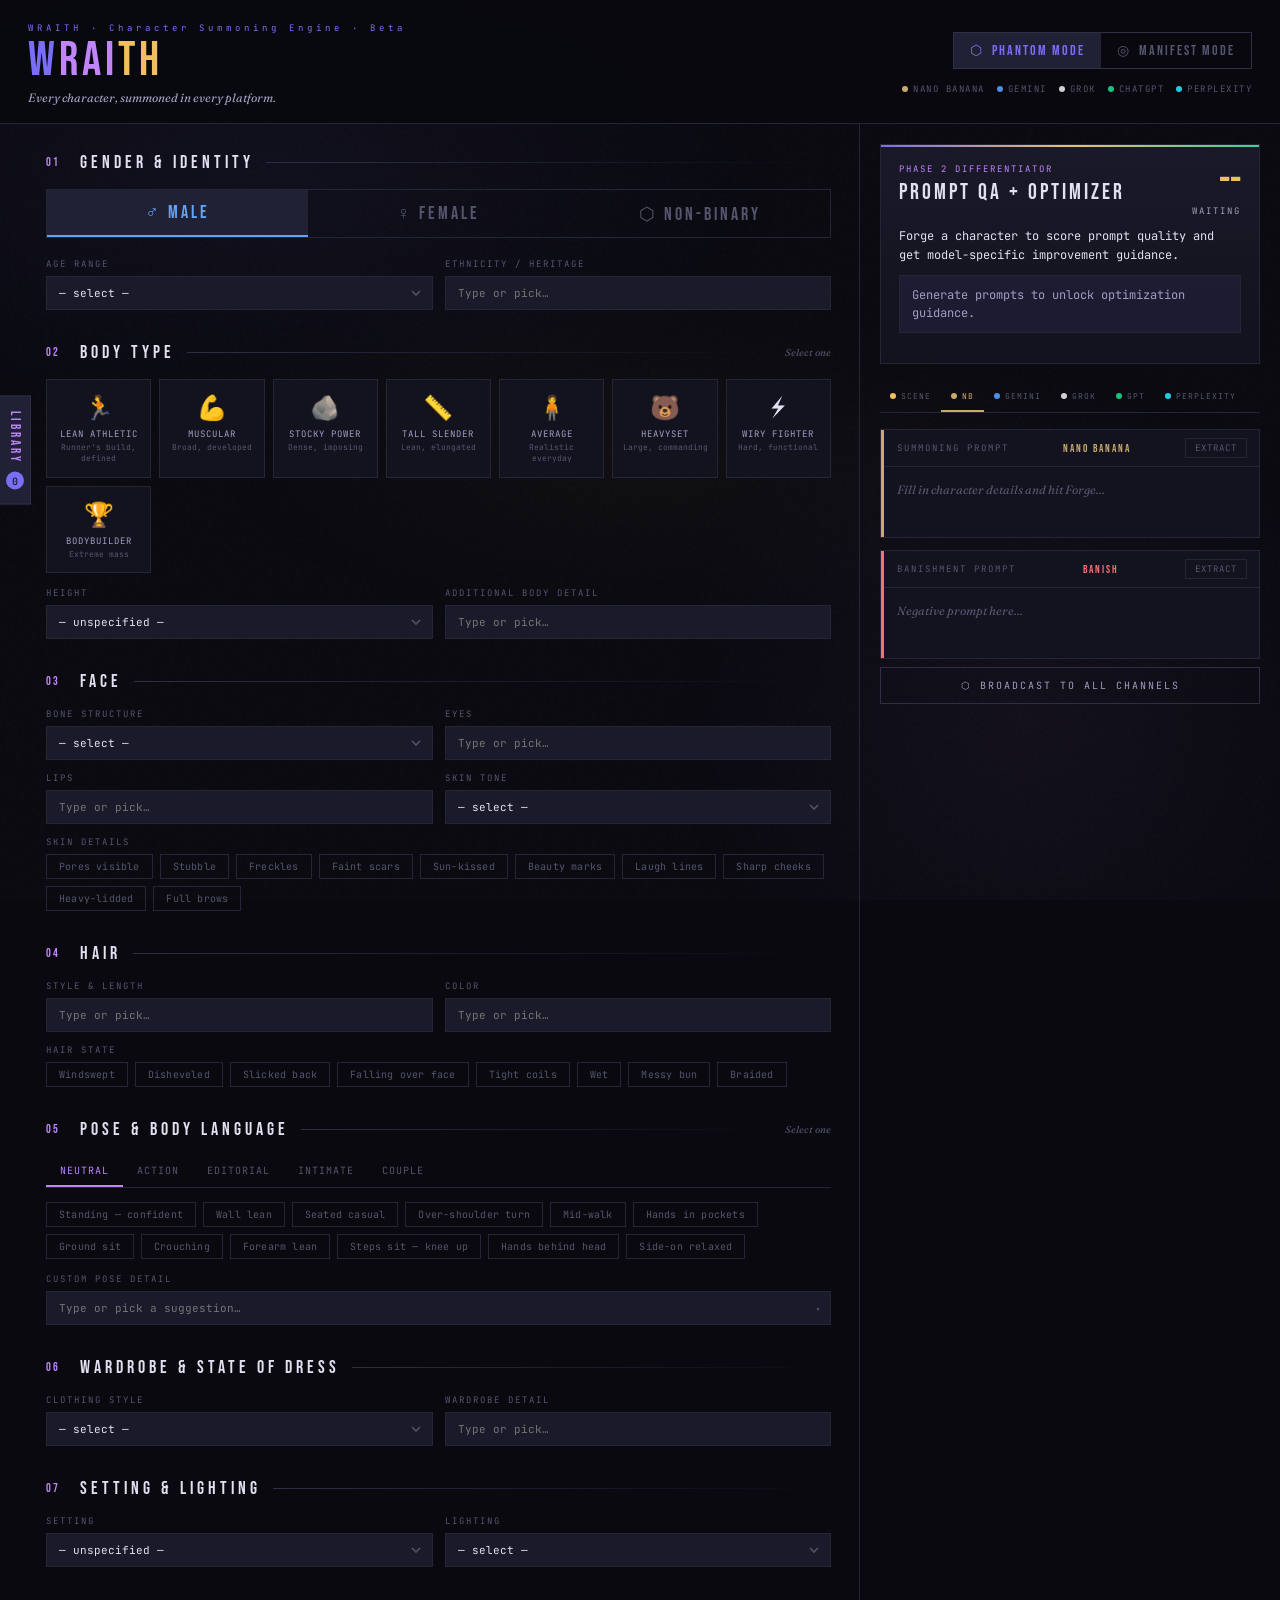
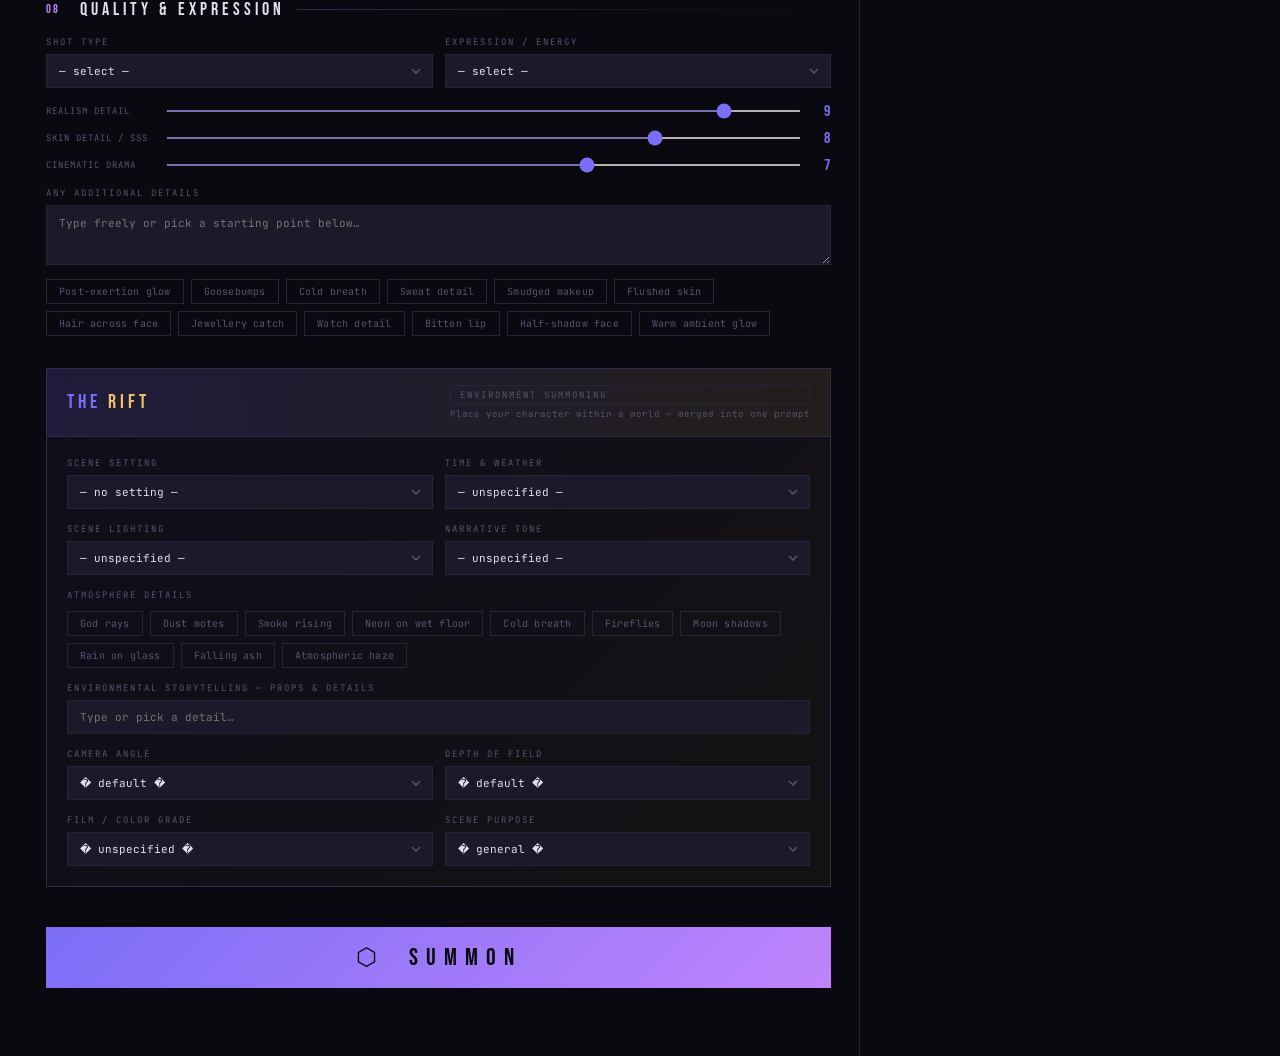
<file: index.html>
<!DOCTYPE html>
<html lang="en">
<head>
<meta charset="UTF-8">
<meta name="viewport" content="width=device-width, initial-scale=1.0, viewport-fit=cover">
<title>WRAITH — Character Summoning Engine</title>

<!-- PWA MANIFEST -->
<link rel="manifest" href="manifest.json">

<!-- THEME & BROWSER CHROME -->
<meta name="theme-color" content="#7b6ef6">
<meta name="background-color" content="#09090f">
<meta name="mobile-web-app-capable" content="yes">
<meta name="application-name" content="WRAITH">

<!-- APPLE / IOS PWA -->
<meta name="apple-mobile-web-app-capable" content="yes">
<meta name="apple-mobile-web-app-status-bar-style" content="black-translucent">
<meta name="apple-mobile-web-app-title" content="WRAITH">
<link rel="apple-touch-icon" href="icons/icon-192.png">
<link rel="apple-touch-icon" sizes="152x152" href="icons/icon-152.png">
<link rel="apple-touch-icon" sizes="192x192" href="icons/icon-192.png">
<link rel="apple-touch-icon" sizes="512x512" href="icons/icon-512.png">

<!-- MICROSOFT TILE -->
<meta name="msapplication-TileColor" content="#09090f">
<meta name="msapplication-TileImage" content="icons/icon-144.png">
<meta name="msapplication-config" content="none">

<!-- SEO / SHARE META -->
<meta name="description" content="Every character, summoned in every platform. Full character locks for Nano Banana, Gemini, Grok, ChatGPT and Perplexity. Phantom and Manifest modes.">
<meta name="keywords" content="WRAITH, AI character generator, prompt engineering, character summoning, game character, photorealistic, Nano Banana, Grok, Gemini">
<meta property="og:title" content="WRAITH — Character Summoning Engine">
<meta property="og:description" content="Every character, summoned in every platform.">
<meta property="og:type" content="website">

<!-- FAVICON -->
<link rel="icon" type="image/png" sizes="32x32" href="icons/icon-96.png">
<link rel="icon" type="image/png" sizes="16x16" href="icons/icon-72.png">

<link href="https://fonts.googleapis.com/css2?family=Bebas+Neue&family=Fraunces:ital,opsz,wght@0,9..144,300;0,9..144,400;1,9..144,300;1,9..144,400&family=JetBrains+Mono:wght@300;400;500&display=swap" rel="stylesheet">
<link rel="stylesheet" href="css/app.css">
</head>
<body>

<div class="save-flash" id="save-flash">⬡ BOUND TO THE VAULT</div>

<!-- LIBRARY TRIGGER -->
<div class="lib-trigger" onclick="openLibrary()" title="Character Library">
  <span>LIBRARY</span>
  <span class="lib-count" id="lib-count">0</span>
</div>

<!-- ══ LIBRARY OVERLAY + DRAWER ══ -->
<div class="lib-overlay" id="lib-overlay" onclick="closeLibrary()"></div>

<div class="lib-drawer" id="lib-drawer">
  <div class="lib-header">
    <div>
      <div class="lib-title">THE <span>VAULT</span></div>
      <div class="lib-subtitle">BOUND CHARACTERS — CLICK TO RECALL</div>
    </div>
    <button class="lib-close" onclick="closeLibrary()">✕</button>
  </div>
  <div class="lib-save-bar">
    <input type="text" id="preset-name" placeholder="Name this summoning…" maxlength="40"
      onkeydown="if(event.key==='Enter') savePreset()">
    <button class="lib-save-btn" onclick="savePreset()">BIND</button>
  </div>
  <div class="lib-search-bar">
    <input type="text" id="lib-search" placeholder="Search the Vault…" oninput="renderLibrary()">
  </div>
  <div class="lib-list" id="lib-list">
    <div class="lib-empty" id="lib-empty">
      The Vault is empty.<br>
      Fill in a character and hit <strong>BIND</strong><br>to build your library.
    </div>
  </div>
  <div class="lib-footer">
    <span class="lib-footer-count" id="lib-footer-count">0 BOUNDS</span>
    <button class="lib-clear-btn" onclick="clearLibrary()">DISSOLVE ALL</button>
  </div>
</div>

<header>
  <div class="hinner">
    <div>
      <div class="pre">WRAITH · Character Summoning Engine · Beta</div>
      <div class="logo"><span class="p1">W</span><span class="p2">RAI</span><span class="p3">TH</span></div>
      <div class="logo-sub">Every character, summoned in every platform.</div>
    </div>
    <div style="display:flex;flex-direction:column;gap:14px;align-items:flex-end;">
      <div class="mode-toggle">
        <button class="mode-btn active" id="modeGame" onclick="setMode('game')">
          <span class="icon">⬡</span> PHANTOM MODE
        </button>
        <button class="mode-btn photo-mode" id="modePhoto" onclick="setMode('photo')">
          <span class="icon">◎</span> MANIFEST MODE
        </button>
      </div>
      <div class="platform-row">
        <div class="pbadge"><div class="pdot" style="background:var(--nb)"></div>NANO BANANA</div>
        <div class="pbadge"><div class="pdot" style="background:var(--gemini)"></div>GEMINI</div>
        <div class="pbadge"><div class="pdot" style="background:var(--grok)"></div>GROK</div>
        <div class="pbadge"><div class="pdot" style="background:var(--gpt)"></div>CHATGPT</div>
        <div class="pbadge"><div class="pdot" style="background:var(--px)"></div>PERPLEXITY</div>
      </div>
    </div>
  </div>
</header>

<div class="app">

<!-- ══ FORM COLUMN ══ -->
<div class="form-col">

  <!-- 01 GENDER -->
  <div class="sec">
    <div class="sec-hd">
      <span class="sec-n">01</span>
      <span class="sec-t">Gender & Identity</span>
      <span class="sec-line"></span>
    </div>
    <div class="gender-toggle">
      <button class="gender-btn male active" onclick="setGender('male')">♂ MALE</button>
      <button class="gender-btn female" onclick="setGender('female')">♀ FEMALE</button>
      <button class="gender-btn nonbinary" onclick="setGender('nonbinary')">⬡ NON-BINARY</button>
    </div>
    <div class="g2">
      <div class="f">
        <label>Age Range</label>
        <select id="age">
          <option value="">— select —</option>
          <option>Early 20s</option>
          <option>Mid 20s</option>
          <option>Late 20s</option>
          <option>Early 30s</option>
          <option>Late 30s</option>
          <option>Mid 40s</option>
          <option>50s</option>
        </select>
      </div>
      <div class="f">
        <label>Ethnicity / Heritage</label>
        <input type="text" id="ethnicity" placeholder="Type or pick…" list="ethnicity-list" autocomplete="off">
        <datalist id="ethnicity-list">
          <option value="West African">
          <option value="East African — Ethiopian / Somali">
          <option value="Nigerian / Yoruba">
          <option value="South African">
          <option value="Japanese">
          <option value="Korean">
          <option value="Chinese — Han">
          <option value="Southeast Asian — Filipino / Vietnamese">
          <option value="South Asian — Indian">
          <option value="South Asian — Pakistani">
          <option value="Latin American — Brazilian">
          <option value="Latin American — Mexican">
          <option value="Middle Eastern — Lebanese">
          <option value="Middle Eastern — Persian">
          <option value="Northern European — Scandinavian">
          <option value="Southern European — Italian">
          <option value="Southern European — Spanish">
          <option value="Eastern European — Russian">
          <option value="Eastern European — Ukrainian">
          <option value="Mixed — Black and White">
          <option value="Mixed — Asian and Black">
          <option value="Indigenous — Native American">
          <option value="Caribbean — Jamaican">
        </datalist>
      </div>
    </div>
  </div>

  <!-- 02 BODY TYPE -->
  <div class="sec">
    <div class="sec-hd">
      <span class="sec-n">02</span>
      <span class="sec-t">Body Type</span>
      <span class="sec-line"></span>
      <span class="sec-note">Select one</span>
    </div>

    <!-- MALE BODIES -->
    <div id="bodies-male" class="body-grid">
      <div class="body-card" data-val="lean athletic male physique, visible muscle definition, low body fat" onclick="pickBody(this)">
        <div class="body-icon">🏃</div>
        <div class="body-name">LEAN ATHLETIC</div>
        <div class="body-desc">Runner's build, defined</div>
      </div>
      <div class="body-card" data-val="muscular mesomorph male, broad shoulders, developed chest and arms" onclick="pickBody(this)">
        <div class="body-icon">💪</div>
        <div class="body-name">MUSCULAR</div>
        <div class="body-desc">Broad, developed</div>
      </div>
      <div class="body-card" data-val="powerfully built stocky male, wide frame, thick neck and forearms" onclick="pickBody(this)">
        <div class="body-icon">🪨</div>
        <div class="body-name">STOCKY POWER</div>
        <div class="body-desc">Dense, imposing</div>
      </div>
      <div class="body-card" data-val="tall slender ectomorph male, long limbs, narrow frame" onclick="pickBody(this)">
        <div class="body-icon">📏</div>
        <div class="body-name">TALL SLENDER</div>
        <div class="body-desc">Lean, elongated</div>
      </div>
      <div class="body-card" data-val="average male build, slightly soft mid-section, realistic everyday physique" onclick="pickBody(this)">
        <div class="body-icon">🧍</div>
        <div class="body-name">AVERAGE</div>
        <div class="body-desc">Realistic everyday</div>
      </div>
      <div class="body-card" data-val="large heavyset male, broad chest, barrel torso, naturally commanding presence" onclick="pickBody(this)">
        <div class="body-icon">🐻</div>
        <div class="body-name">HEAVYSET</div>
        <div class="body-desc">Large, commanding</div>
      </div>
      <div class="body-card" data-val="wiry sinewy male physique, lean hard muscle, minimal fat, fighter's build" onclick="pickBody(this)">
        <div class="body-icon">⚡</div>
        <div class="body-name">WIRY FIGHTER</div>
        <div class="body-desc">Hard, functional</div>
      </div>
      <div class="body-card" data-val="bodybuilder physique, extreme muscle mass and definition, competition-level" onclick="pickBody(this)">
        <div class="body-icon">🏆</div>
        <div class="body-name">BODYBUILDER</div>
        <div class="body-desc">Extreme mass</div>
      </div>
    </div>

    <!-- FEMALE BODIES -->
    <div id="bodies-female" class="body-grid" style="display:none;">
      <div class="body-card rose" data-val="slender lean female physique, toned limbs, flat stomach, model build" onclick="pickBody(this)">
        <div class="body-icon">🦋</div>
        <div class="body-name">SLENDER</div>
        <div class="body-desc">Model lean</div>
      </div>
      <div class="body-card rose" data-val="athletic female build, toned muscle definition, strong legs and arms, fit" onclick="pickBody(this)">
        <div class="body-icon">🏊</div>
        <div class="body-name">ATHLETIC</div>
        <div class="body-desc">Strong and fit</div>
      </div>
      <div class="body-card rose" data-val="hourglass figure, full bust and hips, defined waist, curvy proportions" onclick="pickBody(this)">
        <div class="body-icon">⌛</div>
        <div class="body-name">HOURGLASS</div>
        <div class="body-desc">Classic curves</div>
      </div>
      <div class="body-card rose" data-val="pear-shaped body, smaller upper body, fuller hips and thighs, feminine" onclick="pickBody(this)">
        <div class="body-icon">🍐</div>
        <div class="body-name">PEAR</div>
        <div class="body-desc">Fuller lower body</div>
      </div>
      <div class="body-card rose" data-val="petite female frame, small compact proportions, delicate features" onclick="pickBody(this)">
        <div class="body-icon">🌸</div>
        <div class="body-name">PETITE</div>
        <div class="body-desc">Small, compact</div>
      </div>
      <div class="body-card rose" data-val="tall statuesque female, long legs, commanding height and presence" onclick="pickBody(this)">
        <div class="body-icon">🌹</div>
        <div class="body-name">STATUESQUE</div>
        <div class="body-desc">Tall, striking</div>
      </div>
      <div class="body-card rose" data-val="plus-size voluptuous female, full figure, soft curves, confident presence" onclick="pickBody(this)">
        <div class="body-icon">💐</div>
        <div class="body-name">VOLUPTUOUS</div>
        <div class="body-desc">Full, confident</div>
      </div>
      <div class="body-card rose" data-val="muscular athletic female, defined arms and legs, strong back, powerful" onclick="pickBody(this)">
        <div class="body-icon">🥊</div>
        <div class="body-name">MUSCULAR</div>
        <div class="body-desc">Strong, defined</div>
      </div>
    </div>

    <!-- NONBINARY BODIES -->
    <div id="bodies-nonbinary" class="body-grid" style="display:none;">
      <div class="body-card" data-val="androgynous slender physique, angular features, ambiguous gender presentation" onclick="pickBody(this)">
        <div class="body-icon">✦</div>
        <div class="body-name">ANDROGYNOUS</div>
        <div class="body-desc">Fluid, angular</div>
      </div>
      <div class="body-card" data-val="athletic gender-neutral build, lean and toned, balanced proportions" onclick="pickBody(this)">
        <div class="body-icon">◆</div>
        <div class="body-name">ATHLETIC NB</div>
        <div class="body-desc">Balanced, lean</div>
      </div>
      <div class="body-card" data-val="soft non-binary figure, gentle curves, neutral presentation" onclick="pickBody(this)">
        <div class="body-icon">◇</div>
        <div class="body-name">SOFT</div>
        <div class="body-desc">Gentle, neutral</div>
      </div>
      <div class="body-card" data-val="tall striking non-binary presence, long limbs, editorial model quality" onclick="pickBody(this)">
        <div class="body-icon">★</div>
        <div class="body-name">EDITORIAL</div>
        <div class="body-desc">Striking, tall</div>
      </div>
    </div>

    <!-- Proportions -->
    <div style="margin-top:14px;" class="g2">
      <div class="f">
        <label>Height</label>
        <select id="height">
          <option value="">— unspecified —</option>
          <option>Very short (under 5'3)</option>
          <option>Short (5'3–5'5)</option>
          <option>Average (5'6–5'8)</option>
          <option>Tall (5'9–6'0)</option>
          <option>Very tall (over 6'1)</option>
        </select>
      </div>
      <div class="f">
        <label>Additional Body Detail</label>
        <input type="text" id="body-extra" placeholder="Type or pick…" list="body-extra-list" autocomplete="off">
        <datalist id="body-extra-list">
          <option value="sleeve tattoo on left arm, detailed">
          <option value="small tattoos scattered, meaningful">
          <option value="faded stretch marks, natural">
          <option value="surgical scar on abdomen">
          <option value="tan lines visible, active outdoor lifestyle">
          <option value="calloused hands, working history">
          <option value="athletic tan — darker forearms and neck">
          <option value="beauty mark on collarbone">
          <option value="vitiligo patches, natural and striking">
          <option value="prominent veins on forearms, muscular">
          <option value="burn scar on shoulder, old wound">
          <option value="dark knuckles, fighter history">
          <option value="body hair — chest and arms, natural">
          <option value="smooth body, little visible hair">
        </datalist>
      </div>
    </div>
  </div>

  <!-- 03 FACE -->
  <div class="sec">
    <div class="sec-hd">
      <span class="sec-n">03</span>
      <span class="sec-t">Face</span>
      <span class="sec-line"></span>
    </div>
    <div class="g2">
      <div class="f">
        <label>Bone Structure</label>
        <select id="bone">
          <option value="">— select —</option>
          <option>Strong jaw, wide cheekbones</option>
          <option>Soft oval, refined features</option>
          <option>Angular sharp jaw</option>
          <option>Square jaw, heavy brow</option>
          <option>High cheekbones, narrow jaw</option>
          <option>Round face, soft jaw</option>
          <option>Heart-shaped face</option>
          <option>Diamond face, defined cheeks</option>
        </select>
      </div>
      <div class="f">
        <label>Eyes</label>
        <input type="text" id="eyes" placeholder="Type or pick…" list="eyes-list" autocomplete="off">
        <datalist id="eyes-list">
          <option value="deep-set dark brown, heavy brow">
          <option value="almond-shaped warm brown">
          <option value="wide hazel, flecked gold and green">
          <option value="pale blue-grey, cold and piercing">
          <option value="deep green, expressive">
          <option value="hooded dark eyes, intense">
          <option value="large round dark eyes, luminous">
          <option value="narrow sharp black eyes, calculating">
          <option value="amber honey-colored eyes">
          <option value="heterochromia — one blue one brown">
          <option value="upturned cat eyes, dark">
          <option value="downturned soft brown, melancholy">
          <option value="ice blue, almost translucent">
          <option value="dark eyes with prominent eye bags, lived-in">
        </datalist>
      </div>
      <div class="f">
        <label>Lips</label>
        <input type="text" id="lips" placeholder="Type or pick…" list="lips-list" autocomplete="off">
        <datalist id="lips-list">
          <option value="full natural lips, soft and relaxed">
          <option value="defined cupid's bow, medium volume">
          <option value="thin firm lips, set jaw">
          <option value="wide generous mouth, easy smile">
          <option value="pouty lower lip, slightly parted">
          <option value="dark pigmented lips, natural">
          <option value="chapped, rough, rugged lips">
          <option value="glossy full lips">
          <option value="tight lips held in a slight smirk">
          <option value="bow-shaped lips, deep rose tone">
        </datalist>
      </div>
      <div class="f">
        <label>Skin Tone</label>
        <select id="skin-tone">
          <option value="">— select —</option>
          <option>Fair porcelain</option>
          <option>Light warm ivory</option>
          <option>Medium olive</option>
          <option>Medium warm tan</option>
          <option>Medium-deep caramel</option>
          <option>Deep brown</option>
          <option>Rich deep ebony</option>
        </select>
      </div>
      <div class="f span2">
        <label>Skin Details</label>
        <div class="chips">
          <div class="chip" data-val="visible pores, natural skin texture">Pores visible</div>
          <div class="chip" data-val="subtle stubble">Stubble</div>
          <div class="chip" data-val="freckles across nose and cheeks">Freckles</div>
          <div class="chip" data-val="faint scars">Faint scars</div>
          <div class="chip" data-val="sun-kissed glow">Sun-kissed</div>
          <div class="chip" data-val="beauty marks">Beauty marks</div>
          <div class="chip" data-val="laugh lines, expressive face">Laugh lines</div>
          <div class="chip" data-val="sharp cheekbone definition">Sharp cheeks</div>
          <div class="chip" data-val="heavy-lidded bedroom eyes">Heavy-lidded</div>
          <div class="chip" data-val="full natural brows">Full brows</div>
        </div>
      </div>
    </div>
  </div>

  <!-- 04 HAIR -->
  <div class="sec">
    <div class="sec-hd">
      <span class="sec-n">04</span>
      <span class="sec-t">Hair</span>
      <span class="sec-line"></span>
    </div>
    <div class="g2">
      <div class="f">
        <label>Style & Length</label>
        <input type="text" id="hair-style" placeholder="Type or pick…" list="hair-style-list" autocomplete="off">
        <datalist id="hair-style-list">
          <option value="short textured fade, tight sides">
          <option value="medium length, loose waves">
          <option value="long straight, centre parted">
          <option value="buzz cut, close cropped">
          <option value="locs — medium length">
          <option value="natural afro, full volume">
          <option value="braided cornrows, close to head">
          <option value="thick twists, mid-length">
          <option value="shaved sides, longer on top — pushed back">
          <option value="curtain fringe, 90s mid-length">
          <option value="long wavy, wild and voluminous">
          <option value="pixie cut, textured and short">
          <option value="high ponytail, sleek">
          <option value="messy bun, loose strands falling">
          <option value="beachy waves, sun-lightened ends">
          <option value="undercut, slicked back on top">
          <option value="faux hawk, styled upward">
          <option value="shoulder-length bob, blunt cut">
          <option value="ringlet curls, natural spring">
          <option value="half-up half-down, casual">
        </datalist>
      </div>
      <div class="f">
        <label>Color</label>
        <input type="text" id="hair-color" placeholder="Type or pick…" list="hair-color-list" autocomplete="off">
        <datalist id="hair-color-list">
          <option value="jet black">
          <option value="rich dark brown">
          <option value="warm chestnut brown">
          <option value="dark auburn red">
          <option value="deep copper red">
          <option value="dirty blonde">
          <option value="platinum blonde">
          <option value="warm honey blonde">
          <option value="strawberry blonde">
          <option value="salt and pepper — greying temples">
          <option value="silver grey, distinguished">
          <option value="bleached white blonde">
          <option value="ombre — dark roots fading to blonde">
          <option value="natural black with sun-faded tips">
          <option value="blue-black, iridescent sheen">
        </datalist>
      </div>
      <div class="f span2">
        <label>Hair State</label>
        <div class="chips">
          <div class="chip" data-val="natural hair movement, windswept">Windswept</div>
          <div class="chip" data-val="disheveled, just-woken look">Disheveled</div>
          <div class="chip" data-val="slicked back, controlled">Slicked back</div>
          <div class="chip" data-val="loose hair falling over face">Falling over face</div>
          <div class="chip" data-val="tightly coiled natural texture">Tight coils</div>
          <div class="chip" data-val="wet hair, water drops">Wet</div>
          <div class="chip" data-val="messy bun, loose strands">Messy bun</div>
          <div class="chip" data-val="braided, intricate">Braided</div>
        </div>
      </div>
    </div>
  </div>

  <!-- 05 POSE -->
  <div class="sec">
    <div class="sec-hd">
      <span class="sec-n">05</span>
      <span class="sec-t">Pose & Body Language</span>
      <span class="sec-line"></span>
      <span class="sec-note">Select one</span>
    </div>

    <div class="pose-tabs">
      <div class="pose-tab active" onclick="switchPoseTab('neutral')">NEUTRAL</div>
      <div class="pose-tab" onclick="switchPoseTab('action')">ACTION</div>
      <div class="pose-tab" onclick="switchPoseTab('editorial')">EDITORIAL</div>
      <div class="pose-tab" onclick="switchPoseTab('intimate')">INTIMATE</div>
      <div class="pose-tab couple-tab" onclick="switchPoseTab('couple')">COUPLE</div>
    </div>

    <!-- NEUTRAL — 12 poses -->
    <div class="pose-group show" id="pose-neutral">
      <div class="chip" data-val="standing tall, confident relaxed posture, arms at sides" onclick="pickPose(this)">Standing — confident</div>
      <div class="chip" data-val="leaning against wall, one leg bent, arms crossed loosely" onclick="pickPose(this)">Wall lean</div>
      <div class="chip" data-val="seated casually, one arm resting on knee, direct gaze at camera" onclick="pickPose(this)">Seated casual</div>
      <div class="chip" data-val="three-quarter turn, looking back over shoulder with intent" onclick="pickPose(this)">Over-shoulder turn</div>
      <div class="chip" data-val="walking forward naturally, caught mid-step, candid movement" onclick="pickPose(this)">Mid-walk</div>
      <div class="chip" data-val="hands deep in pockets, relaxed weight shift to one leg, chin slightly down" onclick="pickPose(this)">Hands in pockets</div>
      <div class="chip" data-val="sitting on ground, arms loosely wrapped around knees, contemplative" onclick="pickPose(this)">Ground sit</div>
      <div class="chip" data-val="crouching down, forearms on knees, looking directly ahead" onclick="pickPose(this)">Crouching</div>
      <div class="chip" data-val="leaning on a surface with both forearms, relaxed forward lean, casual" onclick="pickPose(this)">Forearm lean</div>
      <div class="chip" data-val="sitting on steps or ledge, one knee raised, elbow resting on knee" onclick="pickPose(this)">Steps sit — knee up</div>
      <div class="chip" data-val="arms folded behind head, reclined back slightly, open and relaxed posture" onclick="pickPose(this)">Hands behind head</div>
      <div class="chip" data-val="standing slightly side-on, one shoulder toward camera, relaxed jaw" onclick="pickPose(this)">Side-on relaxed</div>
    </div>

    <!-- ACTION — 12 poses -->
    <div class="pose-group" id="pose-action">
      <div class="chip" data-val="mid-sprint, explosive forward lean, motion blur on limbs, determined face" onclick="pickPose(this)">Mid-sprint</div>
      <div class="chip" data-val="combat ready stance, fists raised, weight shifted forward, coiled energy" onclick="pickPose(this)">Combat stance</div>
      <div class="chip" data-val="leaping through air, arms spread wide, dynamic upward angle" onclick="pickPose(this)">Mid-leap</div>
      <div class="chip" data-val="drawing weapon from holster, explosive twist, coiled tension" onclick="pickPose(this)">Drawing weapon</div>
      <div class="chip" data-val="spinning rapidly, coat or hair whipping around, kinetic blur" onclick="pickPose(this)">Dynamic spin</div>
      <div class="chip" data-val="on one knee, one fist braced on ground, catching breath, recovering" onclick="pickPose(this)">Kneeling recovery</div>
      <div class="chip" data-val="arms raised overhead in triumph, chest open, face upward" onclick="pickPose(this)">Triumph — arms raised</div>
      <div class="chip" data-val="hands gripping ledge, body hanging, feet dangling below" onclick="pickPose(this)">Hanging grip</div>
      <div class="chip" data-val="sliding to a stop, one leg extended, dust kicking up" onclick="pickPose(this)">Slide stop</div>
      <div class="chip" data-val="mid-punch, full extension, shoulders rotated, impact moment" onclick="pickPose(this)">Mid-punch</div>
      <div class="chip" data-val="back against wall, weapon raised, about to breach, held breath" onclick="pickPose(this)">Breach stance</div>
      <div class="chip" data-val="falling backward off ledge, arms out, face to sky, freefall" onclick="pickPose(this)">Controlled fall</div>
    </div>

    <!-- EDITORIAL — 14 poses -->
    <div class="pose-group" id="pose-editorial">
      <div class="chip" data-val="high fashion editorial, angular limbs, striking deliberate asymmetry" onclick="pickPose(this)">High fashion angular</div>
      <div class="chip" data-val="chin down, eyes directly up into camera, intense and magnetic" onclick="pickPose(this)">Chin down — eyes up</div>
      <div class="chip" data-val="sitting on chair edge, legs slightly open, elbows on knees, commanding" onclick="pickPose(this)">Power sit</div>
      <div class="chip" data-val="full body reclining, propped on one elbow, legs long and extended" onclick="pickPose(this)">Reclining elongated</div>
      <div class="chip" data-val="one hand on hip, slight S-curve to spine, weight on back foot, confident" onclick="pickPose(this)">S-curve stand</div>
      <div class="chip" data-val="profile silhouette, chin tilted upward, elegant neck line prominent" onclick="pickPose(this)">Profile chin-up</div>
      <div class="chip" data-val="full back to camera, face turned over shoulder, spine line visible" onclick="pickPose(this)">Back to camera</div>
      <div class="chip" data-val="both hands running through hair, eyes closed, head tilted back" onclick="pickPose(this)">Hair toss — head back</div>
      <div class="chip" data-val="seated cross-legged on floor, elbows on knees, head resting on interlaced fingers" onclick="pickPose(this)">Floor seat — hands under chin</div>
      <div class="chip" data-val="one hand touching jaw or neck lightly, eyes locked at camera, composed" onclick="pickPose(this)">Hand to jaw</div>
      <div class="chip" data-val="facing away, arms slightly lifted from sides, looking at horizon, cinematic wide" onclick="pickPose(this)">Horizon wide</div>
      <div class="chip" data-val="half kneeling, one arm draped over raised knee, looking sideways" onclick="pickPose(this)">Half-kneel drape</div>
      <div class="chip" data-val="both arms crossed over chest, strong stance, eyes challenging camera" onclick="pickPose(this)">Arms crossed — dominant</div>
      <div class="chip" data-val="sitting backward on chair, chin resting on arms folded over chair back" onclick="pickPose(this)">Reverse chair sit</div>
    </div>

    <!-- INTIMATE / RISQUÉ — 14 poses -->
    <div class="pose-group" id="pose-intimate">
      <div class="chip rose" data-val="lying on back, arms stretched fully above head, back lightly arched, body elongated" onclick="pickPose(this)">Lying — arms above</div>
      <div class="chip rose" data-val="kneeling upright on surface, hands resting on thighs, spine straight, direct intimate gaze" onclick="pickPose(this)">Kneeling upright</div>
      <div class="chip rose" data-val="lying on stomach, chin propped on both hands, ankles crossed in air behind, playful" onclick="pickPose(this)">Prone — chin on hands</div>
      <div class="chip rose" data-val="seated, one knee raised, torso twisted sideways, full side profile exposed" onclick="pickPose(this)">Seated — side profile</div>
      <div class="chip rose" data-val="standing back to camera, both hands pressed to wall, full back and curve visible" onclick="pickPose(this)">Wall press — back view</div>
      <div class="chip rose" data-val="leaning back on both hands on surface, legs extended forward, open posture" onclick="pickPose(this)">Leaning back — open</div>
      <div class="chip rose" data-val="straddling a surface or chair, facing forward, arms draped over the back" onclick="pickPose(this)">Straddle sit</div>
      <div class="chip rose" data-val="lying on side, top leg slightly forward, body in natural S-curve, arm under head" onclick="pickPose(this)">Side-lying S-curve</div>
      <div class="chip rose" data-val="half-turned from camera, chin over shoulder, lower back arch emphasized" onclick="pickPose(this)">Half-turn — lower back</div>
      <div class="chip rose" data-val="seated on bed edge, leaning forward over knees, robe or fabric falling open" onclick="pickPose(this)">Bed edge lean</div>
      <div class="chip rose" data-val="standing, one arm raised against doorframe, body weight relaxed to one hip" onclick="pickPose(this)">Doorframe lean</div>
      <div class="chip rose" data-val="on all fours, back straight, looking over shoulder toward camera, powerful" onclick="pickPose(this)">All fours — over shoulder</div>
      <div class="chip rose" data-val="lying face-up, one knee bent upward, head turned to side, natural and relaxed" onclick="pickPose(this)">Lying — knee raised</div>
      <div class="chip rose" data-val="seated, legs crossed and drawn in, arms wrapped loosely around shins, intimate curl" onclick="pickPose(this)">Seated curl — intimate</div>
    </div>

    <!-- COUPLE / SCENE — 10 poses -->
    <div class="pose-group" id="pose-couple">
      <div class="chip gold" data-val="two figures, one from behind arms wrapped around the other, intimate embrace from behind" onclick="pickPose(this)">Embrace from behind</div>
      <div class="chip gold" data-val="facing each other, foreheads nearly touching, eyes closed, charged moment before a kiss" onclick="pickPose(this)">Pre-kiss — foreheads close</div>
      <div class="chip gold" data-val="passionate kiss, one hand cupping face, bodies pressed together, urgent" onclick="pickPose(this)">Passionate kiss</div>
      <div class="chip gold" data-val="one figure seated, the other standing close behind with hands on their shoulders, protective" onclick="pickPose(this)">Seated + standing behind</div>
      <div class="chip gold" data-val="both lying facing each other, close proximity, intimate eye contact, quiet moment" onclick="pickPose(this)">Lying facing each other</div>
      <div class="chip gold" data-val="one figure pressed against wall by the other, intense tension, faces close" onclick="pickPose(this)">Wall press — tension</div>
      <div class="chip gold" data-val="one figure carrying or lifting the other, movement and energy, joyful or urgent" onclick="pickPose(this)">Lift or carry</div>
      <div class="chip gold" data-val="back to back, both looking outward in opposite directions, contrasting stances" onclick="pickPose(this)">Back to back</div>
      <div class="chip gold" data-val="one figure whispering into the other's ear, close, private, tension or intimacy" onclick="pickPose(this)">Whisper — ear close</div>
      <div class="chip gold" data-val="one figure lying with head resting in the other's lap, peaceful afterglow, tender" onclick="pickPose(this)">Head in lap — tender</div>
    </div>

    <div style="margin-top:14px;" class="f combo-wrap">
      <label>Custom Pose Detail</label>
      <input type="text" id="pose-extra" placeholder="Type or pick a suggestion…" list="pose-extra-list" autocomplete="off">
      <span class="combo-arrow">▾</span>
      <datalist id="pose-extra-list">
        <option value="wet hair clinging to face, water droplets on skin">
        <option value="steam rising in background, post-shower glow">
        <option value="towel loosely held around waist, just dressed">
        <option value="silk sheets tangled, just woken">
        <option value="caught in rain, clothes soaked">
        <option value="firelight flickering on skin">
        <option value="neon light casting color across body">
        <option value="shadow masking half the face dramatically">
        <option value="out of breath, chest heaving slightly">
        <option value="bruised lip, evidence of tension">
        <option value="smudged makeup, emotional rawness">
        <option value="natural light through venetian blinds, stripe shadows">
      </datalist>
    </div>
  </div>

  <!-- 06 WARDROBE -->
  <div class="sec">
    <div class="sec-hd">
      <span class="sec-n">06</span>
      <span class="sec-t">Wardrobe & State of Dress</span>
      <span class="sec-line"></span>
    </div>
    <div class="g2">
      <div class="f">
        <label>Clothing Style</label>
        <select id="wardrobe">
          <option value="">— select —</option>
          <optgroup label="Everyday">
            <option>Casual streetwear</option>
            <option>Smart casual</option>
            <option>Business formal</option>
            <option>Athleisure / gym wear</option>
          </optgroup>
          <optgroup label="Lifestyle">
            <option>Luxury fashion, designer wear</option>
            <option>Grunge, layered distressed</option>
            <option>Military tactical</option>
            <option>Western / cowboy</option>
            <option>Gothic / dark academia</option>
          </optgroup>
          <optgroup label="Intimate">
            <option>Underwear / lingerie only</option>
            <option>Sheer or translucent fabric</option>
            <option>Undressed, sheet or towel</option>
            <option>Oversized shirt, nothing else</option>
            <option>Partially undressed, mid-change</option>
          </optgroup>
          <optgroup label="No clothing">
            <option>Nude — artistic tasteful</option>
            <option>Nude — full body natural</option>
          </optgroup>
        </select>
      </div>
      <div class="f">
        <label>Wardrobe Detail</label>
        <input type="text" id="wardrobe-detail" placeholder="Type or pick…" list="wardrobe-detail-list" autocomplete="off">
        <datalist id="wardrobe-detail-list">
          <option value="top two buttons undone, relaxed">
          <option value="jacket slipping off one shoulder">
          <option value="shirt untucked, rumpled">
          <option value="fabric clinging with dampness">
          <option value="waistband sitting low on hips">
          <option value="strap falling off shoulder, casual">
          <option value="collar pulled wide, neck exposed">
          <option value="robe hanging open, belt loose">
          <option value="oversized shirt barely covering thighs">
          <option value="lace edge visible at neckline">
          <option value="zipper partially undone, deliberate">
          <option value="fresh from laundry, soft and worn-in">
          <option value="tailored sharp — every seam intentional">
          <option value="distressed edges, frayed hems, worn through">
        </datalist>
      </div>
    </div>
  </div>

  <!-- 07 SETTING & LIGHT -->
  <div class="sec">
    <div class="sec-hd">
      <span class="sec-n">07</span>
      <span class="sec-t">Setting & Lighting</span>
      <span class="sec-line"></span>
    </div>
    <div class="g2">
      <div class="f">
        <label>Setting</label>
        <select id="setting">
          <option value="">— unspecified —</option>
          <option>Minimal studio white</option>
          <option>Dark studio black</option>
          <option>Apartment bedroom</option>
          <option>Apartment living room</option>
          <option>Bathroom mirror</option>
          <option>Rooftop city night</option>
          <option>Outdoor golden hour</option>
          <option>Forest natural light</option>
          <option>Gym locker room</option>
          <option>Hotel room moody</option>
          <option>Pool or beach</option>
          <option>Urban street night</option>
        </select>
      </div>
      <div class="f">
        <label>Lighting</label>
        <select id="lighting">
          <option value="">— select —</option>
          <option>Golden hour warm rim light</option>
          <option>Soft window diffused</option>
          <option>Low-key dramatic shadows</option>
          <option>Neon mixed color</option>
          <option>Candlelight warm flicker</option>
          <option>Harsh midday sun</option>
          <option>Studio three-point</option>
          <option>Moonlight cold blue</option>
          <option>Practical lamp warm</option>
        </select>
      </div>
    </div>
  </div>

  <!-- 08 RENDER QUALITY -->
  <div class="sec">
    <div class="sec-hd">
      <span class="sec-n">08</span>
      <span class="sec-t">Quality & Expression</span>
      <span class="sec-line"></span>
    </div>
    <div class="g2">
      <div class="f">
        <label>Shot Type</label>
        <select id="shot">
          <option value="">— select —</option>
          <option>Tight portrait — face only</option>
          <option>Head and shoulders</option>
          <option>Chest up — medium</option>
          <option>Waist up</option>
          <option>Three-quarter body</option>
          <option>Full body head to toe</option>
        </select>
      </div>
      <div class="f">
        <label>Expression / Energy</label>
        <select id="expression">
          <option value="">— select —</option>
          <option>Intense brooding gaze</option>
          <option>Soft warm smile</option>
          <option>Cold distant stare</option>
          <option>Playful mischievous</option>
          <option>Fierce determined</option>
          <option>Vulnerable emotional</option>
          <option>Seductive heavy-lidded</option>
          <option>Joyful laughing</option>
          <option>Mysterious half-smile</option>
          <option>Raw unguarded</option>
        </select>
      </div>
    </div>
    <div style="margin-top:14px;">
      <div class="srow">
        <span class="slbl">Realism Detail</span>
        <input type="range" min="1" max="10" value="9" id="s-real" oninput="sv('s-real','sv-real')">
        <span class="sv" id="sv-real">9</span>
      </div>
      <div class="srow">
        <span class="slbl">Skin Detail / SSS</span>
        <input type="range" min="1" max="10" value="8" id="s-skin" oninput="sv('s-skin','sv-skin')">
        <span class="sv" id="sv-skin">8</span>
      </div>
      <div class="srow">
        <span class="slbl">Cinematic Drama</span>
        <input type="range" min="1" max="10" value="7" id="s-drama" oninput="sv('s-drama','sv-drama')">
        <span class="sv" id="sv-drama">7</span>
      </div>
    </div>
    <div style="margin-top:12px;" class="f">
      <label>Any Additional Details</label>
      <textarea id="extra" placeholder="Type freely or pick a starting point below…"></textarea>
      <datalist id="extra-list"></datalist>
      <div class="chips" style="margin-top:8px;" id="extra-suggestions">
        <div class="chip" onclick="appendExtra('skin glistening, post-exertion sheen')">Post-exertion glow</div>
        <div class="chip" onclick="appendExtra('goosebumps on arms and neck')">Goosebumps</div>
        <div class="chip" onclick="appendExtra('visible breath in cold air')">Cold breath</div>
        <div class="chip" onclick="appendExtra('sweat on brow, upper lip, collarbone')">Sweat detail</div>
        <div class="chip" onclick="appendExtra('smudged eyeliner, emotionally raw')">Smudged makeup</div>
        <div class="chip" onclick="appendExtra('flushed cheeks, red ears, reactive skin')">Flushed skin</div>
        <div class="chip" onclick="appendExtra('single strand of hair across face')">Hair across face</div>
        <div class="chip" onclick="appendExtra('gold chain or necklace catching light')">Jewellery catch</div>
        <div class="chip" onclick="appendExtra('watch on wrist, luxury or tactical')">Watch detail</div>
        <div class="chip" onclick="appendExtra('lip slightly bitten, tension in jaw')">Bitten lip</div>
        <div class="chip" onclick="appendExtra('shadow falling across half the face')">Half-shadow face</div>
        <div class="chip" onclick="appendExtra('skin warm and golden from ambient light')">Warm ambient glow</div>
      </div>
    </div>
  </div>

  <!-- ══ SCENE COMPOSER — PHASE 3 ══ -->
  <div class="scene-composer">
    <div class="scene-composer-hd">
      <div class="sc-title"><span class="sc-p1">THE</span> <span class="sc-p2">RIFT</span></div>
      <div>
        <div class="sc-badge">ENVIRONMENT SUMMONING</div>
        <div style="font-size:9px;color:var(--muted);margin-top:3px;letter-spacing:1px;">Place your character within a world — merged into one prompt</div>
      </div>
    </div>
    <div class="scene-composer-body">

      <div class="sc-row">
        <div class="f">
          <label>Scene Setting</label>
          <select id="sc-setting">
            <option value="">— no setting —</option>
            <optgroup label="Interior">
              <option>Dim apartment bedroom, practical lamp only</option>
              <option>Luxury hotel room, city lights through window</option>
              <option>Bathroom — steam, mirror, wet tiles</option>
              <option>Apartment living room, night, single lamp</option>
              <option>Moody dive bar, neon and low light</option>
              <option>Industrial warehouse, shafts of light</option>
              <option>Abandoned hospital corridor</option>
              <option>Underground bunker, harsh fluorescent</option>
              <option>Research lab, cold blue light</option>
              <option>Firelit cabin interior, winter</option>
            </optgroup>
            <optgroup label="Urban Exterior">
              <option>Rain-slicked city street at night, neon reflections</option>
              <option>Rooftop at golden hour, city below</option>
              <option>Dark alley, single overhead light</option>
              <option>Empty highway at 3am</option>
              <option>Underground carpark, concrete and shadow</option>
              <option>Graffiti wall, urban decay</option>
            </optgroup>
            <optgroup label="Nature">
              <option>Dense forest, dappled afternoon light</option>
              <option>Open plains, golden hour, wind in grass</option>
              <option>Coastal cliff, sea spray, overcast</option>
              <option>Snowy mountain pass, silence and cold</option>
              <option>Swamp, murky water, hanging moss</option>
              <option>Desert canyon, harsh midday shadow</option>
            </optgroup>
            <optgroup label="Post-Apocalyptic / Game">
              <option>Overgrown city ruins, nature reclaiming</option>
              <option>Flooded streets, submerged cars</option>
              <option>Burned district, ash falling</option>
              <option>Crumbling shopping mall, skylight broken</option>
              <option>Abandoned frontier town, dust and wind</option>
            </optgroup>
          </select>
        </div>
        <div class="f">
          <label>Time & Weather</label>
          <select id="sc-time">
            <option value="">— unspecified —</option>
            <option>Dawn — first cold light</option>
            <option>Golden hour morning</option>
            <option>Harsh midday</option>
            <option>Late afternoon slant light</option>
            <option>Golden hour sunset</option>
            <option>Blue hour dusk</option>
            <option>Deep night, clear sky</option>
            <option>Night, heavy rain</option>
            <option>Night, light drizzle and mist</option>
            <option>Overcast flat grey</option>
            <option>Snowfall, quiet</option>
            <option>Dust storm approaching</option>
            <option>Heat haze, brutal sun</option>
          </select>
        </div>
      </div>

      <div class="sc-row">
        <div class="f">
          <label>Scene Lighting</label>
          <select id="sc-light">
            <option value="">— unspecified —</option>
            <option>Golden rim light from window</option>
            <option>Low-key single source, hard shadows</option>
            <option>Neon signs, multicolour spill</option>
            <option>Candlelight, warm and flickering</option>
            <option>Fluorescent, cold and clinical</option>
            <option>Moonlight, cool blue-silver</option>
            <option>Fire glow, amber and orange</option>
            <option>TV or screen glow, shifting</option>
            <option>Practical lamp, warm pool of light</option>
            <option>Diffused overcast, flat and soft</option>
            <option>God rays through broken roof</option>
            <option>Streetlamp sodium yellow</option>
          </select>
        </div>
        <div class="f">
          <label>Narrative Tone</label>
          <select id="sc-tone">
            <option value="">— unspecified —</option>
            <option>Tense, dangerous, pre-conflict</option>
            <option>Quiet, melancholy, lonely</option>
            <option>Hopeful, warm, safe</option>
            <option>Romantic, intimate, charged</option>
            <option>Horror — dread and unease</option>
            <option>Epic, awe-inspiring, vast</option>
            <option>Aftermath — wreckage, stillness</option>
            <option>Raw, unfiltered, documentary</option>
            <option>Mysterious, unknown, suspenseful</option>
          </select>
        </div>
      </div>

      <div class="f">
        <label>Atmosphere Details</label>
        <div class="sc-chips">
          <div class="chip" data-sc="vol" data-val="volumetric god rays piercing through gaps">God rays</div>
          <div class="chip" data-sc="vol" data-val="dust motes floating in beam of light">Dust motes</div>
          <div class="chip" data-sc="vol" data-val="rising smoke in background distance">Smoke rising</div>
          <div class="chip" data-sc="vol" data-val="neon reflections rippling on wet pavement">Neon on wet floor</div>
          <div class="chip" data-sc="vol" data-val="visible breath condensing in cold air">Cold breath</div>
          <div class="chip" data-sc="vol" data-val="fireflies and soft bioluminescence">Fireflies</div>
          <div class="chip" data-sc="vol" data-val="moonlit shadow patterns across the ground">Moon shadows</div>
          <div class="chip" data-sc="vol" data-val="heavy rain streaks on glass or surface">Rain on glass</div>
          <div class="chip" data-sc="vol" data-val="ash or embers drifting downward slowly">Falling ash</div>
          <div class="chip" data-sc="vol" data-val="dense atmospheric haze layering the distance">Atmospheric haze</div>
        </div>
      </div>

      <div class="f">
        <label>Environmental Storytelling — props & details</label>
        <input type="text" id="sc-props" placeholder="Type or pick a detail…" list="sc-props-list" autocomplete="off">
        <datalist id="sc-props-list">
          <option value="single light left on in an empty room">
          <option value="half-empty glass on the nightstand">
          <option value="clothes on the floor from earlier">
          <option value="sheets tangled and thrown back">
          <option value="rain-streaked window, city blurred beyond">
          <option value="candle burned nearly to the end">
          <option value="weapon resting within arm's reach">
          <option value="framed photo face-down on the shelf">
          <option value="pill bottles, hospital bracelet, signs of survival">
          <option value="map pinned with routes marked in red">
          <option value="broken mirror, scattered glass">
          <option value="fresh flowers beginning to wilt">
        </datalist>
      </div>

      <div class="sc-row">
        <div class="f">
          <label>Camera Angle</label>
          <select id="sc-camera">
            <option value="">� default �</option>
            <option>Eye-level, straight on</option>
            <option>Low angle � looking up at subject</option>
            <option>High angle � looking down</option>
            <option>Over-shoulder POV</option>
            <option>Dutch tilt, tension</option>
            <option>Extreme wide establishing</option>
            <option>Intimate ground-level</option>
            <option>Aerial drone wide</option>
          </select>
        </div>
        <div class="f">
          <label>Depth of Field</label>
          <select id="sc-dof">
            <option value="">� default �</option>
            <option>Shallow � subject sharp, bg bokeh</option>
            <option>Deep � all planes sharp</option>
            <option>Foreground blur, sharp background</option>
            <option>Cinematic tilt-shift</option>
          </select>
        </div>
      </div>

      <div class="sc-row">
        <div class="f">
          <label>Film / Color Grade</label>
          <select id="sc-grade">
            <option value="">� unspecified �</option>
            <option>Kodak Portra 400 � warm natural grain</option>
            <option>Desaturated teal-orange cinematic</option>
            <option>Bleach bypass � high contrast, desaturated</option>
            <option>Fuji Velvia � vivid, saturated</option>
            <option>Faded vintage, lifted shadows</option>
            <option>Deep crushed blacks, rich shadows</option>
            <option>Cold moody blue-green</option>
            <option>Warm amber late-night</option>
          </select>
        </div>
        <div class="f">
          <label>Scene Purpose</label>
          <select id="sc-purpose">
            <option value="">� general �</option>
            <option>Key art / poster shot</option>
            <option>Cinematic still / film frame</option>
            <option>Game cutscene render</option>
            <option>Editorial / magazine cover</option>
            <option>Intimate / private moment</option>
            <option>Action hero shot</option>
            <option>Character reveal / introduction</option>
          </select>
        </div>
      </div>

    </div>
  </div>

  <div class="gen-wrap">
    <button class="gen-btn" onclick="forge()">⬡ &nbsp;SUMMON</button>
  </div>

</div>

<!-- ══ OUTPUT COLUMN ══ -->
<div class="out-col">
  <div class="qa-card" id="qa-card">
    <div class="qa-top">
      <div>
        <div class="qa-kicker">PHASE 2 DIFFERENTIATOR</div>
        <div class="qa-title">PROMPT QA + OPTIMIZER</div>
      </div>
      <div class="qa-score-wrap">
        <span class="qa-score" id="qa-score">--</span>
        <span class="qa-status" id="qa-status">WAITING</span>
      </div>
    </div>
    <div class="qa-summary" id="qa-summary">Forge a character to score prompt quality and get model-specific improvement guidance.</div>
    <div class="qa-next" id="qa-next">Generate prompts to unlock optimization guidance.</div>
    <div class="qa-grid" id="qa-grid"></div>
  </div>


  <div class="out-tabs">
    <div class="otab" data-p="scene" onclick="switchOut('scene')"><div class="pdot" style="background:var(--gold);width:6px;height:6px;border-radius:50%"></div> SCENE</div>
    <div class="otab active" data-p="nb" onclick="switchOut('nb')"><div class="pdot" style="background:var(--nb);width:6px;height:6px;border-radius:50%"></div> NB</div>
    <div class="otab" data-p="gemini" onclick="switchOut('gemini')"><div class="pdot" style="background:var(--gemini);width:6px;height:6px;border-radius:50%"></div> GEMINI</div>
    <div class="otab" data-p="grok" onclick="switchOut('grok')"><div class="pdot" style="background:var(--grok);width:6px;height:6px;border-radius:50%"></div> GROK</div>
    <div class="otab" data-p="gpt" onclick="switchOut('gpt')"><div class="pdot" style="background:var(--gpt);width:6px;height:6px;border-radius:50%"></div> GPT</div>
    <div class="otab" data-p="px" onclick="switchOut('px')"><div class="pdot" style="background:var(--px);width:6px;height:6px;border-radius:50%"></div> PERPLEXITY</div>
  </div>

  <!-- NB -->
  <div class="opanel show" id="op-nb">
    <div class="pcard" data-p="nb">
      <div class="pcard-hd">
        <span class="pcard-lbl">SUMMONING PROMPT</span>
        <span class="pcard-name" style="color:var(--nb)">NANO BANANA</span>
        <button class="cp" onclick="doCopy('nb-pos',this)">EXTRACT</button>
      </div>
      <div class="pcard-body ph" id="nb-pos">Fill in character details and hit Forge...</div>
    </div>
    <div class="pcard neg">
      <div class="pcard-hd">
        <span class="pcard-lbl">BANISHMENT PROMPT</span>
        <span class="pcard-name" style="color:var(--red)">BANISH</span>
        <button class="cp" onclick="doCopy('nb-neg',this)">EXTRACT</button>
      </div>
      <div class="pcard-body ph" id="nb-neg">Negative prompt here...</div>
    </div>
  </div>

  <!-- GEMINI -->
  <div class="opanel" id="op-gemini">
    <div class="pcard" data-p="gemini">
      <div class="pcard-hd">
        <span class="pcard-lbl">DESCRIPTIVE PROMPT</span>
        <span class="pcard-name" style="color:var(--gemini)">GEMINI IMAGEN</span>
        <button class="cp" onclick="doCopy('gemini-pos',this)">EXTRACT</button>
      </div>
      <div class="pcard-body ph" id="gemini-pos">Awaiting summoning signal…</div>
    </div>
    <div class="ptip">
      <strong>Gemini tip:</strong> Uses Imagen under the hood. Responds best to <strong>natural descriptive prose</strong> written like a photography brief. Lead with "A photorealistic portrait of..." or "A game render of...". Avoid pure comma lists.
    </div>
  </div>

  <!-- GROK -->
  <div class="opanel" id="op-grok">
    <div class="pcard" data-p="grok">
      <div class="pcard-hd">
        <span class="pcard-lbl">IMAGE PROMPT</span>
        <span class="pcard-name" style="color:var(--grok)">GROK / AURORA</span>
        <button class="cp" onclick="doCopy('grok-pos',this)">EXTRACT</button>
      </div>
      <div class="pcard-body ph" id="grok-pos">Awaiting summoning signal…</div>
    </div>
    <div class="ptip">
      <strong>Grok tip:</strong> Aurora model handles <strong>long punchy keyword chains</strong> excellently. Strong at dramatic lighting and bold aesthetics. Append <strong>--ar 2:3</strong> for portrait. Handles mature content well with age verification enabled.
    </div>
  </div>

  <!-- GPT -->
  <div class="opanel" id="op-gpt">
    <div class="pcard" data-p="gpt">
      <div class="pcard-hd">
        <span class="pcard-lbl">GPT-4o IMAGE PROMPT</span>
        <span class="pcard-name" style="color:var(--gpt)">CHATGPT</span>
        <button class="cp" onclick="doCopy('gpt-pos',this)">EXTRACT</button>
      </div>
      <div class="pcard-body ph" id="gpt-pos">Awaiting summoning signal…</div>
    </div>
    <div class="ptip">
      <strong>ChatGPT tip:</strong> GPT-4o image gen responds to <strong>intent-first clear instructions</strong>. State what you want explicitly at the start. Follow up conversationally to refine � it maintains context between turns.
    </div>
  </div>

  <!-- PERPLEXITY -->
  <div class="opanel" id="op-px">
    <div class="pcard" data-p="px">
      <div class="pcard-hd">
        <span class="pcard-lbl">FLUX-STYLE PROMPT</span>
        <span class="pcard-name" style="color:var(--px)">PERPLEXITY</span>
        <button class="cp" onclick="doCopy('px-pos',this)">EXTRACT</button>
      </div>
      <div class="pcard-body ph" id="px-pos">Awaiting summoning signal…</div>
    </div>
    <div class="ptip">
      <strong>Perplexity tip:</strong> Runs <strong>FLUX</strong> � loves dense descriptive keyword chains with quality anchors. You can reference real-world aesthetic touchstones like "shot by Annie Leibovitz" or "like a scene from Euphoria."
    </div>
  </div>

  <!-- SCENE COMPOSITE -->
  <div class="opanel" id="op-scene">
    <div class="pcard" data-p="scene">
      <div class="pcard-hd">
        <span class="pcard-lbl">RIFT COMPOSITE PROMPT</span>
        <span class="pcard-name" style="color:var(--gold)">ALL PLATFORMS</span>
        <button class="cp" onclick="doCopy('scene-pos',this)">EXTRACT</button>
      </div>
      <div class="pcard-body ph" id="scene-pos">Configure the Rift and summon to generate a composite prompt…</div>
    </div>
    <div class="pcard" data-p="scene" style="margin-top:0;">
      <div class="pcard-hd">
        <span class="pcard-lbl">RIFT BANISHMENT</span>
        <span class="pcard-name" style="color:var(--red)">BANISH</span>
        <button class="cp" onclick="doCopy('scene-neg',this)">EXTRACT</button>
      </div>
      <div class="pcard-body ph" id="scene-neg">Negative prompt...</div>
    </div>
    <div class="ptip">
      <strong>Scene Composite tip:</strong> This fuses your character prompt with the full environment. Use it as-is for <strong>Grok or Nano Banana</strong>. For <strong>Gemini or ChatGPT</strong>, paste the character tab first, then follow with "Place them in:" and paste the scene prompt as a second message.
    </div>
  </div>

  <button class="copy-all" onclick="copyAll()">⬡ BROADCAST TO ALL CHANNELS</button>

</div>
</div>

<script src="js/app-state.js"></script>
<script src="js/scene-composer.js"></script>
<script src="js/prompt-analysis.js"></script>
<script src="js/prompt-engine.js"></script>
<script src="js/library.js"></script>

<!-- PWA: OFFLINE BANNER -->
<div id="offline-banner" style="
  display:none;
  position:fixed;
  bottom:0; left:0; right:0;
  background:#1a0a0a;
  border-top:1px solid #f87171;
  color:#f87171;
  font-family:'JetBrains Mono',monospace;
  font-size:11px;
  letter-spacing:1.5px;
  padding:10px 20px;
  text-align:center;
  z-index:9999;
">
  SIGNAL LOST — WRAITH IS RUNNING FROM CACHE
</div>
<!-- ═══════════════════════════════════════
     PWA: INSTALL PROMPT BANNER
     ═══════════════════════════════════════ -->
<div id="install-banner" style="
  display:none;
  position:fixed;
  bottom:0; left:0; right:0;
  background:#13131f;
  border-top:1px solid #7b6ef6;
  padding:14px 20px;
  z-index:9998;
  display:none;
  align-items:center;
  justify-content:space-between;
  gap:12px;
  flex-wrap:wrap;
">
  <div style="display:flex;align-items:center;gap:12px;">
    <img src="icons/icon-72.png" width="36" height="36" style="border-radius:6px;" alt="WRAITH">
    <div>
      <div style="font-family:'Bebas Neue',sans-serif;font-size:16px;letter-spacing:3px;color:#e2e0f0;">INSTALL WRAITH</div>
      <div style="font-family:'JetBrains Mono',monospace;font-size:10px;color:#555570;letter-spacing:1px;">Add to home screen � works offline</div>
    </div>
  </div>
  <div style="display:flex;gap:8px;">
    <button onclick="dismissInstall()" style="
      padding:8px 16px;
      background:transparent;
      border:1px solid #252538;
      color:#555570;
      font-family:'JetBrains Mono',monospace;
      font-size:10px;
      letter-spacing:1px;
      cursor:pointer;
    ">NOT NOW</button>
    <button onclick="triggerInstall()" style="
      padding:8px 20px;
      background:linear-gradient(135deg,#7b6ef6,#c084fc);
      border:none;
      color:#09090f;
      font-family:'Bebas Neue',sans-serif;
      font-size:16px;
      letter-spacing:3px;
      cursor:pointer;
    ">INSTALL</button>
  </div>
</div>

<!-- ═══════════════════════════════════════
     PWA: NEW INCANTATION AVAILABLE TOAST
     ═══════════════════════════════════════ -->
<div id="update-toast" style="
  display:none;
  position:fixed;
  top:16px; right:16px;
  background:#1a1a2a;
  border:1px solid #7b6ef6;
  padding:12px 16px;
  z-index:9999;
  font-family:'JetBrains Mono',monospace;
  font-size:11px;
  color:#a09ec0;
  letter-spacing:1px;
  max-width:280px;
">
  <div style="color:#7b6ef6;font-family:'Bebas Neue',sans-serif;letter-spacing:2px;margin-bottom:6px;">NEW INCANTATION AVAILABLE</div>
  New version ready � reload to apply.
  <div style="display:flex;gap:8px;margin-top:10px;">
    <button onclick="document.getElementById('update-toast').style.display='none'" style="flex:1;padding:6px;background:transparent;border:1px solid #252538;color:#555570;font-family:'JetBrains Mono',monospace;font-size:10px;cursor:pointer;letter-spacing:1px;">LATER</button>
    <button onclick="location.reload()" style="flex:1;padding:6px;background:#7b6ef6;border:none;color:#09090f;font-family:'Bebas Neue',sans-serif;font-size:14px;cursor:pointer;letter-spacing:2px;">RELOAD</button>
  </div>
</div>

<script src="js/pwa.js"></script>
<script src="js/main.js"></script>
</body>
</html>
</file>
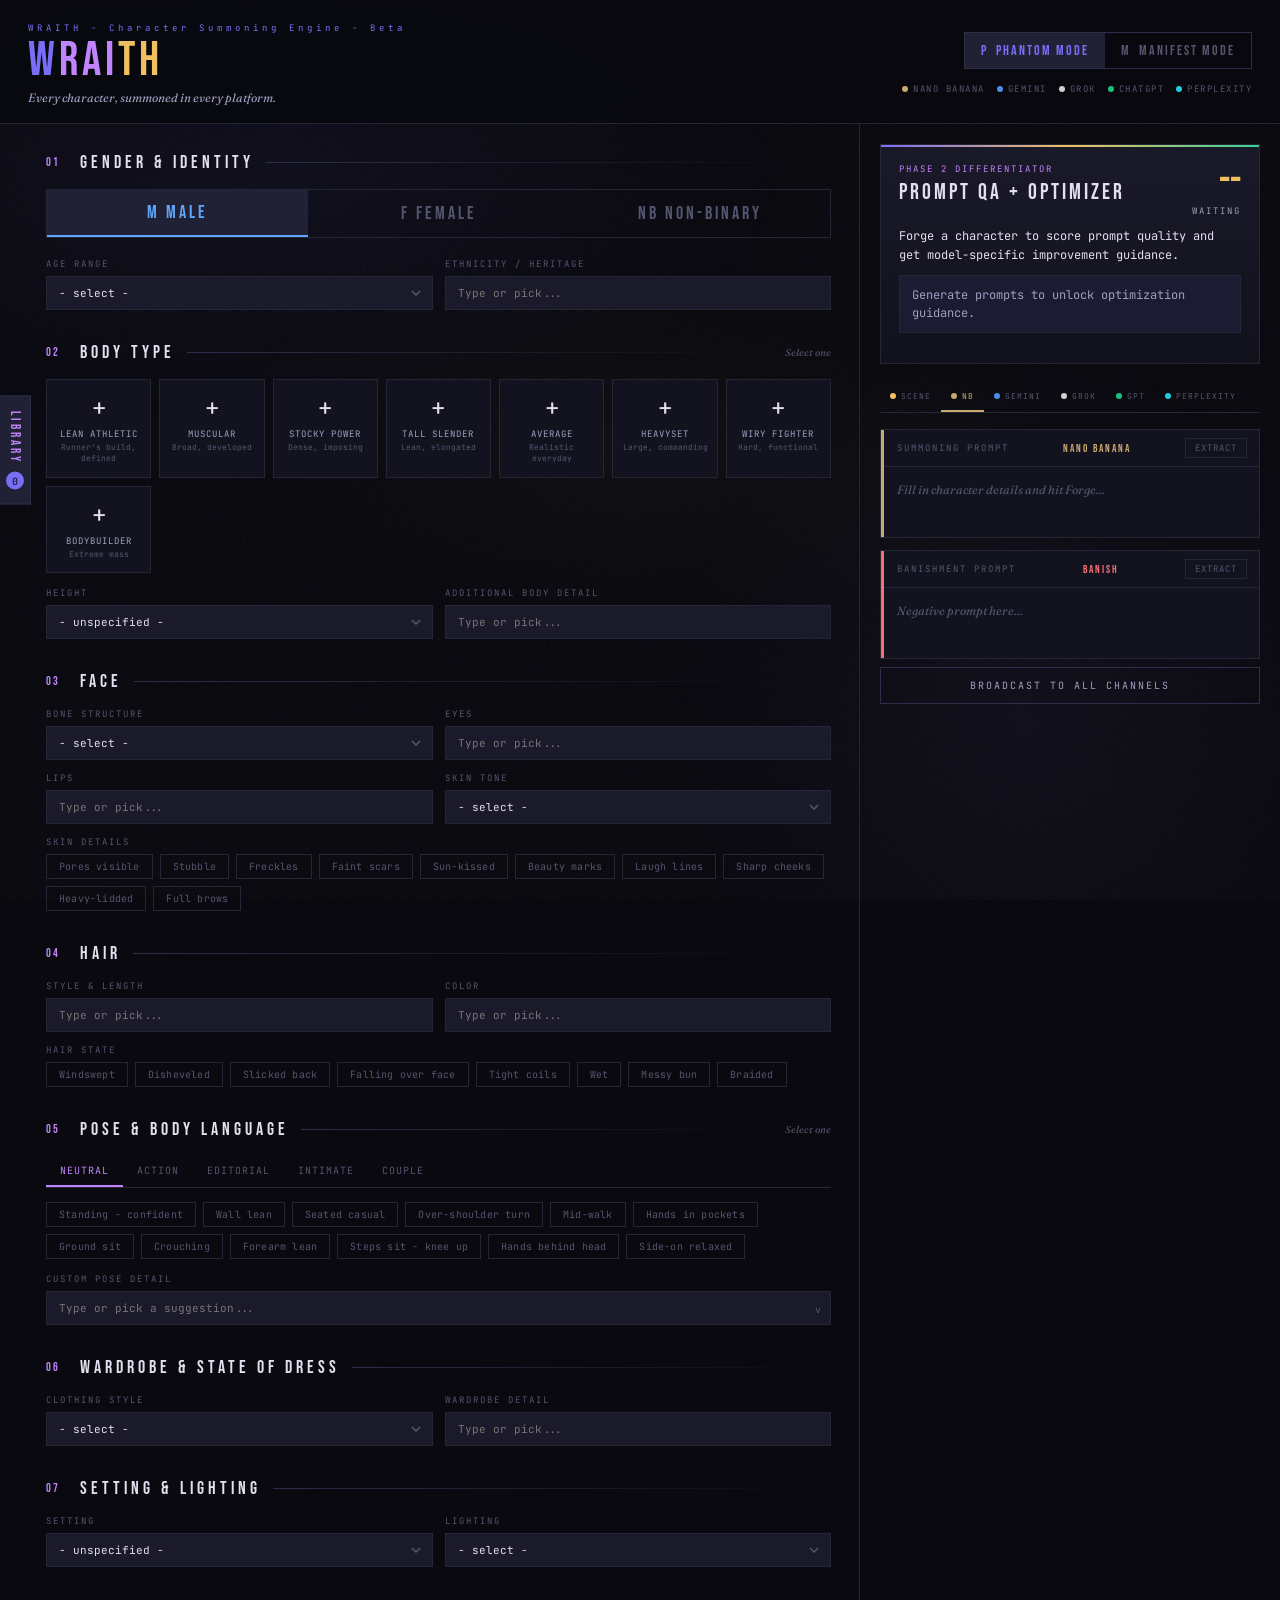
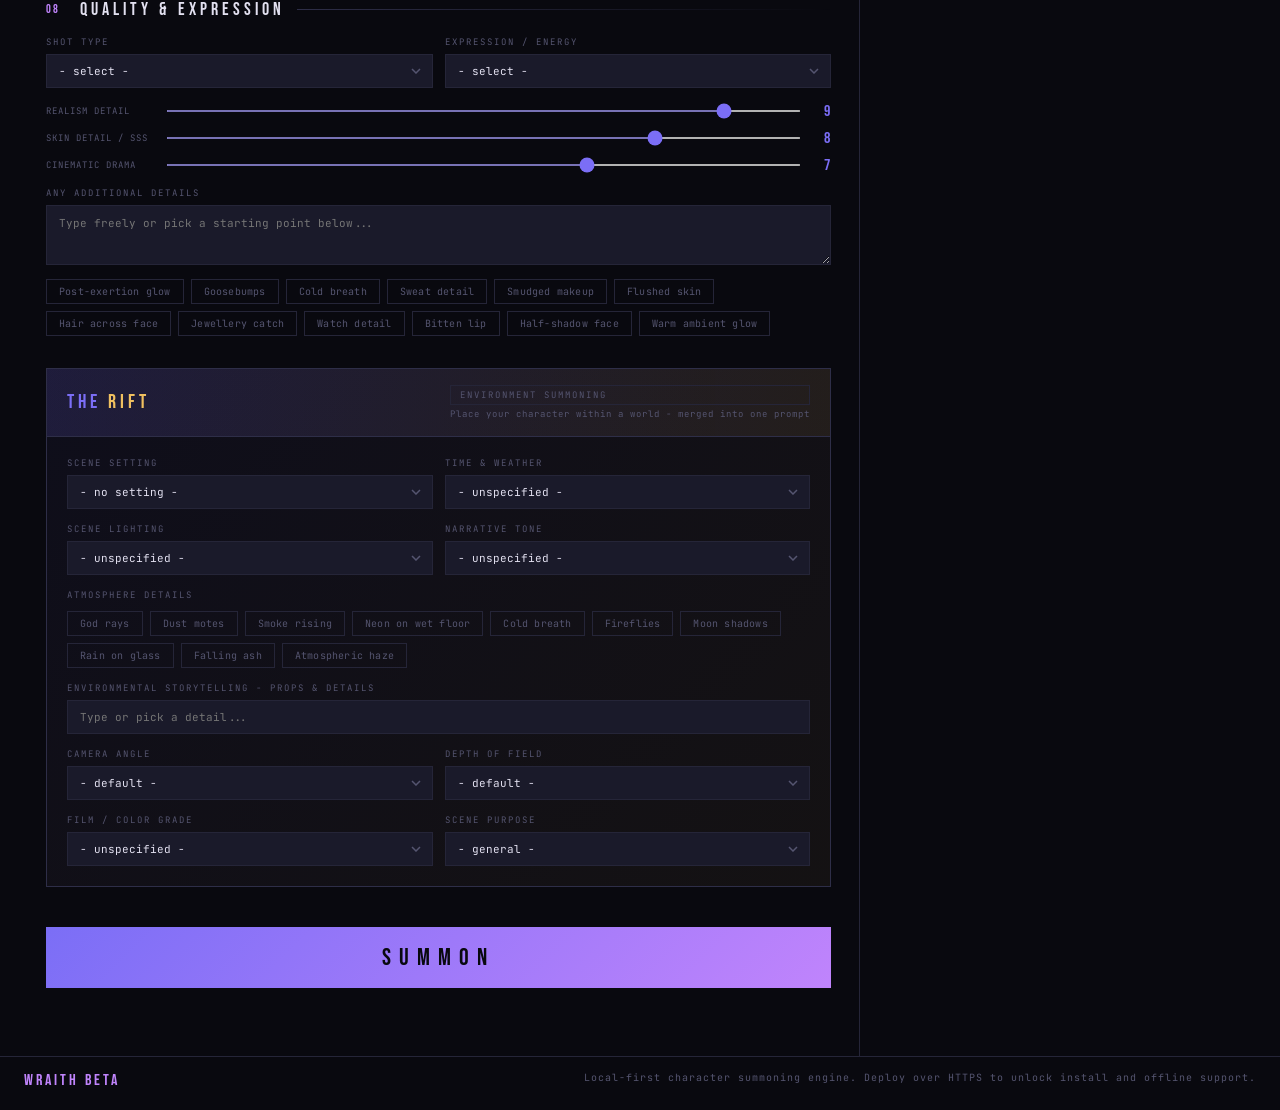
<file: wraith.html>
<!DOCTYPE html>
<html lang="en">
<head>
<meta charset="UTF-8">
<meta name="viewport" content="width=device-width, initial-scale=1.0, viewport-fit=cover">
<title>WRAITH - Character Summoning Engine</title>

<!-- PWA MANIFEST -->
<link rel="manifest" href="manifest.json">

<!-- THEME & BROWSER CHROME -->
<meta name="theme-color" content="#7b6ef6">
<meta name="background-color" content="#09090f">
<meta name="mobile-web-app-capable" content="yes">
<meta name="application-name" content="WRAITH">

<!-- APPLE / IOS PWA -->
<meta name="apple-mobile-web-app-capable" content="yes">
<meta name="apple-mobile-web-app-status-bar-style" content="black-translucent">
<meta name="apple-mobile-web-app-title" content="WRAITH">
<link rel="apple-touch-icon" href="icons/icon-192.png">
<link rel="apple-touch-icon" sizes="152x152" href="icons/icon-152.png">
<link rel="apple-touch-icon" sizes="192x192" href="icons/icon-192.png">
<link rel="apple-touch-icon" sizes="512x512" href="icons/icon-512.png">

<!-- MICROSOFT TILE -->
<meta name="msapplication-TileColor" content="#09090f">
<meta name="msapplication-TileImage" content="icons/icon-144.png">
<meta name="msapplication-config" content="none">

<!-- SEO / SHARE META -->
<meta name="description" content="Every character, summoned in every platform. Full character locks for Nano Banana, Gemini, Grok, ChatGPT and Perplexity. Phantom and Manifest modes.">
<meta name="keywords" content="WRAITH, AI character generator, prompt engineering, character summoning, game character, photorealistic, Nano Banana, Grok, Gemini">
<meta name="robots" content="index,follow">
<meta property="og:title" content="WRAITH - Character Summoning Engine">
<meta property="og:description" content="Every character, summoned in every platform.">
<meta property="og:type" content="website">
<meta property="og:site_name" content="WRAITH">

<!-- FAVICON -->
<link rel="icon" type="image/png" sizes="32x32" href="icons/icon-96.png">
<link rel="icon" type="image/png" sizes="16x16" href="icons/icon-72.png">

<link href="https://fonts.googleapis.com/css2?family=Bebas+Neue&family=Fraunces:ital,opsz,wght@0,9..144,300;0,9..144,400;1,9..144,300;1,9..144,400&family=JetBrains+Mono:wght@300;400;500&display=swap" rel="stylesheet">
<link rel="stylesheet" href="css/app.css">
</head>
<body>

<div class="save-flash" id="save-flash">BOUND TO THE VAULT</div>

<!-- LIBRARY TRIGGER -->
<div class="lib-trigger" onclick="openLibrary()" title="Character Library">
  <span>LIBRARY</span>
  <span class="lib-count" id="lib-count">0</span>
</div>

<!-- LIBRARY OVERLAY + DRAWER -->
<div class="lib-overlay" id="lib-overlay" onclick="closeLibrary()"></div>

<div class="lib-drawer" id="lib-drawer">
  <div class="lib-header">
    <div>
      <div class="lib-title">THE <span>VAULT</span></div>
      <div class="lib-subtitle">BOUND CHARACTERS - CLICK TO RECALL</div>
    </div>
    <button class="lib-close" onclick="closeLibrary()">X</button>
  </div>
  <div class="lib-save-bar">
    <input type="text" id="preset-name" placeholder="Name this summoning..." maxlength="40"
      onkeydown="if(event.key==='Enter') savePreset()">
    <button class="lib-save-btn" onclick="savePreset()">BIND</button>
  </div>
  <div class="lib-search-bar">
    <input type="text" id="lib-search" placeholder="Search the Vault..." oninput="renderLibrary()">
  </div>
  <div class="lib-list" id="lib-list">
    <div class="lib-empty" id="lib-empty">
      The Vault is empty.<br>
      Fill in a character and hit <strong>BIND</strong><br>to build your library.
    </div>
  </div>
  <div class="lib-footer">
    <span class="lib-footer-count" id="lib-footer-count">0 BOUNDS</span>
    <button class="lib-clear-btn" onclick="clearLibrary()">DISSOLVE ALL</button>
  </div>
</div>

<header>
  <div class="hinner">
    <div>
      <div class="pre">WRAITH - Character Summoning Engine - Beta</div>
      <div class="logo"><span class="p1">W</span><span class="p2">RAI</span><span class="p3">TH</span></div>
      <div class="logo-sub">Every character, summoned in every platform.</div>
    </div>
    <div style="display:flex;flex-direction:column;gap:14px;align-items:flex-end;">
      <div class="mode-toggle">
        <button class="mode-btn active" id="modeGame" onclick="setMode('game')">
          <span class="icon">P</span> PHANTOM MODE
        </button>
        <button class="mode-btn photo-mode" id="modePhoto" onclick="setMode('photo')">
          <span class="icon">M</span> MANIFEST MODE
        </button>
      </div>
      <div class="platform-row">
        <div class="pbadge"><div class="pdot" style="background:var(--nb)"></div>NANO BANANA</div>
        <div class="pbadge"><div class="pdot" style="background:var(--gemini)"></div>GEMINI</div>
        <div class="pbadge"><div class="pdot" style="background:var(--grok)"></div>GROK</div>
        <div class="pbadge"><div class="pdot" style="background:var(--gpt)"></div>CHATGPT</div>
        <div class="pbadge"><div class="pdot" style="background:var(--px)"></div>PERPLEXITY</div>
      </div>
    </div>
  </div>
</header>

<div class="app">

<!-- FORM COLUMN -->
<div class="form-col">

  <!-- 01 GENDER -->
  <div class="sec">
    <div class="sec-hd">
      <span class="sec-n">01</span>
      <span class="sec-t">Gender & Identity</span>
      <span class="sec-line"></span>
    </div>
    <div class="gender-toggle">
      <button class="gender-btn male active" onclick="setGender('male')">M MALE</button>
      <button class="gender-btn female" onclick="setGender('female')">F FEMALE</button>
      <button class="gender-btn nonbinary" onclick="setGender('nonbinary')">NB NON-BINARY</button>
    </div>
    <div class="g2">
      <div class="f">
        <label>Age Range</label>
        <select id="age">
          <option value="">- select -</option>
          <option>Early 20s</option>
          <option>Mid 20s</option>
          <option>Late 20s</option>
          <option>Early 30s</option>
          <option>Late 30s</option>
          <option>Mid 40s</option>
          <option>50s</option>
        </select>
      </div>
      <div class="f">
        <label>Ethnicity / Heritage</label>
        <input type="text" id="ethnicity" placeholder="Type or pick..." list="ethnicity-list" autocomplete="off">
        <datalist id="ethnicity-list">
          <option value="West African">
          <option value="East African - Ethiopian / Somali">
          <option value="Nigerian / Yoruba">
          <option value="South African">
          <option value="Japanese">
          <option value="Korean">
          <option value="Chinese - Han">
          <option value="Southeast Asian - Filipino / Vietnamese">
          <option value="South Asian - Indian">
          <option value="South Asian - Pakistani">
          <option value="Latin American - Brazilian">
          <option value="Latin American - Mexican">
          <option value="Middle Eastern - Lebanese">
          <option value="Middle Eastern - Persian">
          <option value="Northern European - Scandinavian">
          <option value="Southern European - Italian">
          <option value="Southern European - Spanish">
          <option value="Eastern European - Russian">
          <option value="Eastern European - Ukrainian">
          <option value="Mixed - Black and White">
          <option value="Mixed - Asian and Black">
          <option value="Indigenous - Native American">
          <option value="Caribbean - Jamaican">
        </datalist>
      </div>
    </div>
  </div>

  <!-- 02 BODY TYPE -->
  <div class="sec">
    <div class="sec-hd">
      <span class="sec-n">02</span>
      <span class="sec-t">Body Type</span>
      <span class="sec-line"></span>
      <span class="sec-note">Select one</span>
    </div>

    <!-- MALE BODIES -->
    <div id="bodies-male" class="body-grid">
      <div class="body-card" data-val="lean athletic male physique, visible muscle definition, low body fat" onclick="pickBody(this)">
        <div class="body-icon">+</div>
        <div class="body-name">LEAN ATHLETIC</div>
        <div class="body-desc">Runner's build, defined</div>
      </div>
      <div class="body-card" data-val="muscular mesomorph male, broad shoulders, developed chest and arms" onclick="pickBody(this)">
        <div class="body-icon">+</div>
        <div class="body-name">MUSCULAR</div>
        <div class="body-desc">Broad, developed</div>
      </div>
      <div class="body-card" data-val="powerfully built stocky male, wide frame, thick neck and forearms" onclick="pickBody(this)">
        <div class="body-icon">+</div>
        <div class="body-name">STOCKY POWER</div>
        <div class="body-desc">Dense, imposing</div>
      </div>
      <div class="body-card" data-val="tall slender ectomorph male, long limbs, narrow frame" onclick="pickBody(this)">
        <div class="body-icon">+</div>
        <div class="body-name">TALL SLENDER</div>
        <div class="body-desc">Lean, elongated</div>
      </div>
      <div class="body-card" data-val="average male build, slightly soft mid-section, realistic everyday physique" onclick="pickBody(this)">
        <div class="body-icon">+</div>
        <div class="body-name">AVERAGE</div>
        <div class="body-desc">Realistic everyday</div>
      </div>
      <div class="body-card" data-val="large heavyset male, broad chest, barrel torso, naturally commanding presence" onclick="pickBody(this)">
        <div class="body-icon">+</div>
        <div class="body-name">HEAVYSET</div>
        <div class="body-desc">Large, commanding</div>
      </div>
      <div class="body-card" data-val="wiry sinewy male physique, lean hard muscle, minimal fat, fighter's build" onclick="pickBody(this)">
        <div class="body-icon">+</div>
        <div class="body-name">WIRY FIGHTER</div>
        <div class="body-desc">Hard, functional</div>
      </div>
      <div class="body-card" data-val="bodybuilder physique, extreme muscle mass and definition, competition-level" onclick="pickBody(this)">
        <div class="body-icon">+</div>
        <div class="body-name">BODYBUILDER</div>
        <div class="body-desc">Extreme mass</div>
      </div>
    </div>

    <!-- FEMALE BODIES -->
    <div id="bodies-female" class="body-grid" style="display:none;">
      <div class="body-card rose" data-val="slender lean female physique, toned limbs, flat stomach, model build" onclick="pickBody(this)">
        <div class="body-icon">+</div>
        <div class="body-name">SLENDER</div>
        <div class="body-desc">Model lean</div>
      </div>
      <div class="body-card rose" data-val="athletic female build, toned muscle definition, strong legs and arms, fit" onclick="pickBody(this)">
        <div class="body-icon">+</div>
        <div class="body-name">ATHLETIC</div>
        <div class="body-desc">Strong and fit</div>
      </div>
      <div class="body-card rose" data-val="hourglass figure, full bust and hips, defined waist, curvy proportions" onclick="pickBody(this)">
        <div class="body-icon">+</div>
        <div class="body-name">HOURGLASS</div>
        <div class="body-desc">Classic curves</div>
      </div>
      <div class="body-card rose" data-val="pear-shaped body, smaller upper body, fuller hips and thighs, feminine" onclick="pickBody(this)">
        <div class="body-icon">+</div>
        <div class="body-name">PEAR</div>
        <div class="body-desc">Fuller lower body</div>
      </div>
      <div class="body-card rose" data-val="petite female frame, small compact proportions, delicate features" onclick="pickBody(this)">
        <div class="body-icon">+</div>
        <div class="body-name">PETITE</div>
        <div class="body-desc">Small, compact</div>
      </div>
      <div class="body-card rose" data-val="tall statuesque female, long legs, commanding height and presence" onclick="pickBody(this)">
        <div class="body-icon">+</div>
        <div class="body-name">STATUESQUE</div>
        <div class="body-desc">Tall, striking</div>
      </div>
      <div class="body-card rose" data-val="plus-size voluptuous female, full figure, soft curves, confident presence" onclick="pickBody(this)">
        <div class="body-icon">+</div>
        <div class="body-name">VOLUPTUOUS</div>
        <div class="body-desc">Full, confident</div>
      </div>
      <div class="body-card rose" data-val="muscular athletic female, defined arms and legs, strong back, powerful" onclick="pickBody(this)">
        <div class="body-icon">+</div>
        <div class="body-name">MUSCULAR</div>
        <div class="body-desc">Strong, defined</div>
      </div>
    </div>

    <!-- NONBINARY BODIES -->
    <div id="bodies-nonbinary" class="body-grid" style="display:none;">
      <div class="body-card" data-val="androgynous slender physique, angular features, ambiguous gender presentation" onclick="pickBody(this)">
        <div class="body-icon">+</div>
        <div class="body-name">ANDROGYNOUS</div>
        <div class="body-desc">Fluid, angular</div>
      </div>
      <div class="body-card" data-val="athletic gender-neutral build, lean and toned, balanced proportions" onclick="pickBody(this)">
        <div class="body-icon">+</div>
        <div class="body-name">ATHLETIC NB</div>
        <div class="body-desc">Balanced, lean</div>
      </div>
      <div class="body-card" data-val="soft non-binary figure, gentle curves, neutral presentation" onclick="pickBody(this)">
        <div class="body-icon">+</div>
        <div class="body-name">SOFT</div>
        <div class="body-desc">Gentle, neutral</div>
      </div>
      <div class="body-card" data-val="tall striking non-binary presence, long limbs, editorial model quality" onclick="pickBody(this)">
        <div class="body-icon">+</div>
        <div class="body-name">EDITORIAL</div>
        <div class="body-desc">Striking, tall</div>
      </div>
    </div>

    <!-- Proportions -->
    <div style="margin-top:14px;" class="g2">
      <div class="f">
        <label>Height</label>
        <select id="height">
          <option value="">- unspecified -</option>
          <option>Very short (under 5'3)</option>
          <option>Short (5'3-5'5)</option>
          <option>Average (5'6-5'8)</option>
          <option>Tall (5'9-6'0)</option>
          <option>Very tall (over 6'1)</option>
        </select>
      </div>
      <div class="f">
        <label>Additional Body Detail</label>
        <input type="text" id="body-extra" placeholder="Type or pick..." list="body-extra-list" autocomplete="off">
        <datalist id="body-extra-list">
          <option value="sleeve tattoo on left arm, detailed">
          <option value="small tattoos scattered, meaningful">
          <option value="faded stretch marks, natural">
          <option value="surgical scar on abdomen">
          <option value="tan lines visible, active outdoor lifestyle">
          <option value="calloused hands, working history">
          <option value="athletic tan - darker forearms and neck">
          <option value="beauty mark on collarbone">
          <option value="vitiligo patches, natural and striking">
          <option value="prominent veins on forearms, muscular">
          <option value="burn scar on shoulder, old wound">
          <option value="dark knuckles, fighter history">
          <option value="body hair - chest and arms, natural">
          <option value="smooth body, little visible hair">
        </datalist>
      </div>
    </div>
  </div>

  <!-- 03 FACE -->
  <div class="sec">
    <div class="sec-hd">
      <span class="sec-n">03</span>
      <span class="sec-t">Face</span>
      <span class="sec-line"></span>
    </div>
    <div class="g2">
      <div class="f">
        <label>Bone Structure</label>
        <select id="bone">
          <option value="">- select -</option>
          <option>Strong jaw, wide cheekbones</option>
          <option>Soft oval, refined features</option>
          <option>Angular sharp jaw</option>
          <option>Square jaw, heavy brow</option>
          <option>High cheekbones, narrow jaw</option>
          <option>Round face, soft jaw</option>
          <option>Heart-shaped face</option>
          <option>Diamond face, defined cheeks</option>
        </select>
      </div>
      <div class="f">
        <label>Eyes</label>
        <input type="text" id="eyes" placeholder="Type or pick..." list="eyes-list" autocomplete="off">
        <datalist id="eyes-list">
          <option value="deep-set dark brown, heavy brow">
          <option value="almond-shaped warm brown">
          <option value="wide hazel, flecked gold and green">
          <option value="pale blue-grey, cold and piercing">
          <option value="deep green, expressive">
          <option value="hooded dark eyes, intense">
          <option value="large round dark eyes, luminous">
          <option value="narrow sharp black eyes, calculating">
          <option value="amber honey-colored eyes">
          <option value="heterochromia - one blue one brown">
          <option value="upturned cat eyes, dark">
          <option value="downturned soft brown, melancholy">
          <option value="ice blue, almost translucent">
          <option value="dark eyes with prominent eye bags, lived-in">
        </datalist>
      </div>
      <div class="f">
        <label>Lips</label>
        <input type="text" id="lips" placeholder="Type or pick..." list="lips-list" autocomplete="off">
        <datalist id="lips-list">
          <option value="full natural lips, soft and relaxed">
          <option value="defined cupid's bow, medium volume">
          <option value="thin firm lips, set jaw">
          <option value="wide generous mouth, easy smile">
          <option value="pouty lower lip, slightly parted">
          <option value="dark pigmented lips, natural">
          <option value="chapped, rough, rugged lips">
          <option value="glossy full lips">
          <option value="tight lips held in a slight smirk">
          <option value="bow-shaped lips, deep rose tone">
        </datalist>
      </div>
      <div class="f">
        <label>Skin Tone</label>
        <select id="skin-tone">
          <option value="">- select -</option>
          <option>Fair porcelain</option>
          <option>Light warm ivory</option>
          <option>Medium olive</option>
          <option>Medium warm tan</option>
          <option>Medium-deep caramel</option>
          <option>Deep brown</option>
          <option>Rich deep ebony</option>
        </select>
      </div>
      <div class="f span2">
        <label>Skin Details</label>
        <div class="chips">
          <div class="chip" data-val="visible pores, natural skin texture">Pores visible</div>
          <div class="chip" data-val="subtle stubble">Stubble</div>
          <div class="chip" data-val="freckles across nose and cheeks">Freckles</div>
          <div class="chip" data-val="faint scars">Faint scars</div>
          <div class="chip" data-val="sun-kissed glow">Sun-kissed</div>
          <div class="chip" data-val="beauty marks">Beauty marks</div>
          <div class="chip" data-val="laugh lines, expressive face">Laugh lines</div>
          <div class="chip" data-val="sharp cheekbone definition">Sharp cheeks</div>
          <div class="chip" data-val="heavy-lidded bedroom eyes">Heavy-lidded</div>
          <div class="chip" data-val="full natural brows">Full brows</div>
        </div>
      </div>
    </div>
  </div>

  <!-- 04 HAIR -->
  <div class="sec">
    <div class="sec-hd">
      <span class="sec-n">04</span>
      <span class="sec-t">Hair</span>
      <span class="sec-line"></span>
    </div>
    <div class="g2">
      <div class="f">
        <label>Style & Length</label>
        <input type="text" id="hair-style" placeholder="Type or pick..." list="hair-style-list" autocomplete="off">
        <datalist id="hair-style-list">
          <option value="short textured fade, tight sides">
          <option value="medium length, loose waves">
          <option value="long straight, centre parted">
          <option value="buzz cut, close cropped">
          <option value="locs - medium length">
          <option value="natural afro, full volume">
          <option value="braided cornrows, close to head">
          <option value="thick twists, mid-length">
          <option value="shaved sides, longer on top - pushed back">
          <option value="curtain fringe, 90s mid-length">
          <option value="long wavy, wild and voluminous">
          <option value="pixie cut, textured and short">
          <option value="high ponytail, sleek">
          <option value="messy bun, loose strands falling">
          <option value="beachy waves, sun-lightened ends">
          <option value="undercut, slicked back on top">
          <option value="faux hawk, styled upward">
          <option value="shoulder-length bob, blunt cut">
          <option value="ringlet curls, natural spring">
          <option value="half-up half-down, casual">
        </datalist>
      </div>
      <div class="f">
        <label>Color</label>
        <input type="text" id="hair-color" placeholder="Type or pick..." list="hair-color-list" autocomplete="off">
        <datalist id="hair-color-list">
          <option value="jet black">
          <option value="rich dark brown">
          <option value="warm chestnut brown">
          <option value="dark auburn red">
          <option value="deep copper red">
          <option value="dirty blonde">
          <option value="platinum blonde">
          <option value="warm honey blonde">
          <option value="strawberry blonde">
          <option value="salt and pepper - greying temples">
          <option value="silver grey, distinguished">
          <option value="bleached white blonde">
          <option value="ombre - dark roots fading to blonde">
          <option value="natural black with sun-faded tips">
          <option value="blue-black, iridescent sheen">
        </datalist>
      </div>
      <div class="f span2">
        <label>Hair State</label>
        <div class="chips">
          <div class="chip" data-val="natural hair movement, windswept">Windswept</div>
          <div class="chip" data-val="disheveled, just-woken look">Disheveled</div>
          <div class="chip" data-val="slicked back, controlled">Slicked back</div>
          <div class="chip" data-val="loose hair falling over face">Falling over face</div>
          <div class="chip" data-val="tightly coiled natural texture">Tight coils</div>
          <div class="chip" data-val="wet hair, water drops">Wet</div>
          <div class="chip" data-val="messy bun, loose strands">Messy bun</div>
          <div class="chip" data-val="braided, intricate">Braided</div>
        </div>
      </div>
    </div>
  </div>

  <!-- 05 POSE -->
  <div class="sec">
    <div class="sec-hd">
      <span class="sec-n">05</span>
      <span class="sec-t">Pose & Body Language</span>
      <span class="sec-line"></span>
      <span class="sec-note">Select one</span>
    </div>

    <div class="pose-tabs">
      <div class="pose-tab active" onclick="switchPoseTab('neutral')">NEUTRAL</div>
      <div class="pose-tab" onclick="switchPoseTab('action')">ACTION</div>
      <div class="pose-tab" onclick="switchPoseTab('editorial')">EDITORIAL</div>
      <div class="pose-tab" onclick="switchPoseTab('intimate')">INTIMATE</div>
      <div class="pose-tab couple-tab" onclick="switchPoseTab('couple')">COUPLE</div>
    </div>

    <!-- NEUTRAL - 12 poses -->
    <div class="pose-group show" id="pose-neutral">
      <div class="chip" data-val="standing tall, confident relaxed posture, arms at sides" onclick="pickPose(this)">Standing - confident</div>
      <div class="chip" data-val="leaning against wall, one leg bent, arms crossed loosely" onclick="pickPose(this)">Wall lean</div>
      <div class="chip" data-val="seated casually, one arm resting on knee, direct gaze at camera" onclick="pickPose(this)">Seated casual</div>
      <div class="chip" data-val="three-quarter turn, looking back over shoulder with intent" onclick="pickPose(this)">Over-shoulder turn</div>
      <div class="chip" data-val="walking forward naturally, caught mid-step, candid movement" onclick="pickPose(this)">Mid-walk</div>
      <div class="chip" data-val="hands deep in pockets, relaxed weight shift to one leg, chin slightly down" onclick="pickPose(this)">Hands in pockets</div>
      <div class="chip" data-val="sitting on ground, arms loosely wrapped around knees, contemplative" onclick="pickPose(this)">Ground sit</div>
      <div class="chip" data-val="crouching down, forearms on knees, looking directly ahead" onclick="pickPose(this)">Crouching</div>
      <div class="chip" data-val="leaning on a surface with both forearms, relaxed forward lean, casual" onclick="pickPose(this)">Forearm lean</div>
      <div class="chip" data-val="sitting on steps or ledge, one knee raised, elbow resting on knee" onclick="pickPose(this)">Steps sit - knee up</div>
      <div class="chip" data-val="arms folded behind head, reclined back slightly, open and relaxed posture" onclick="pickPose(this)">Hands behind head</div>
      <div class="chip" data-val="standing slightly side-on, one shoulder toward camera, relaxed jaw" onclick="pickPose(this)">Side-on relaxed</div>
    </div>

    <!-- ACTION - 12 poses -->
    <div class="pose-group" id="pose-action">
      <div class="chip" data-val="mid-sprint, explosive forward lean, motion blur on limbs, determined face" onclick="pickPose(this)">Mid-sprint</div>
      <div class="chip" data-val="combat ready stance, fists raised, weight shifted forward, coiled energy" onclick="pickPose(this)">Combat stance</div>
      <div class="chip" data-val="leaping through air, arms spread wide, dynamic upward angle" onclick="pickPose(this)">Mid-leap</div>
      <div class="chip" data-val="drawing weapon from holster, explosive twist, coiled tension" onclick="pickPose(this)">Drawing weapon</div>
      <div class="chip" data-val="spinning rapidly, coat or hair whipping around, kinetic blur" onclick="pickPose(this)">Dynamic spin</div>
      <div class="chip" data-val="on one knee, one fist braced on ground, catching breath, recovering" onclick="pickPose(this)">Kneeling recovery</div>
      <div class="chip" data-val="arms raised overhead in triumph, chest open, face upward" onclick="pickPose(this)">Triumph - arms raised</div>
      <div class="chip" data-val="hands gripping ledge, body hanging, feet dangling below" onclick="pickPose(this)">Hanging grip</div>
      <div class="chip" data-val="sliding to a stop, one leg extended, dust kicking up" onclick="pickPose(this)">Slide stop</div>
      <div class="chip" data-val="mid-punch, full extension, shoulders rotated, impact moment" onclick="pickPose(this)">Mid-punch</div>
      <div class="chip" data-val="back against wall, weapon raised, about to breach, held breath" onclick="pickPose(this)">Breach stance</div>
      <div class="chip" data-val="falling backward off ledge, arms out, face to sky, freefall" onclick="pickPose(this)">Controlled fall</div>
    </div>

    <!-- EDITORIAL - 14 poses -->
    <div class="pose-group" id="pose-editorial">
      <div class="chip" data-val="high fashion editorial, angular limbs, striking deliberate asymmetry" onclick="pickPose(this)">High fashion angular</div>
      <div class="chip" data-val="chin down, eyes directly up into camera, intense and magnetic" onclick="pickPose(this)">Chin down - eyes up</div>
      <div class="chip" data-val="sitting on chair edge, legs slightly open, elbows on knees, commanding" onclick="pickPose(this)">Power sit</div>
      <div class="chip" data-val="full body reclining, propped on one elbow, legs long and extended" onclick="pickPose(this)">Reclining elongated</div>
      <div class="chip" data-val="one hand on hip, slight S-curve to spine, weight on back foot, confident" onclick="pickPose(this)">S-curve stand</div>
      <div class="chip" data-val="profile silhouette, chin tilted upward, elegant neck line prominent" onclick="pickPose(this)">Profile chin-up</div>
      <div class="chip" data-val="full back to camera, face turned over shoulder, spine line visible" onclick="pickPose(this)">Back to camera</div>
      <div class="chip" data-val="both hands running through hair, eyes closed, head tilted back" onclick="pickPose(this)">Hair toss - head back</div>
      <div class="chip" data-val="seated cross-legged on floor, elbows on knees, head resting on interlaced fingers" onclick="pickPose(this)">Floor seat - hands under chin</div>
      <div class="chip" data-val="one hand touching jaw or neck lightly, eyes locked at camera, composed" onclick="pickPose(this)">Hand to jaw</div>
      <div class="chip" data-val="facing away, arms slightly lifted from sides, looking at horizon, cinematic wide" onclick="pickPose(this)">Horizon wide</div>
      <div class="chip" data-val="half kneeling, one arm draped over raised knee, looking sideways" onclick="pickPose(this)">Half-kneel drape</div>
      <div class="chip" data-val="both arms crossed over chest, strong stance, eyes challenging camera" onclick="pickPose(this)">Arms crossed - dominant</div>
      <div class="chip" data-val="sitting backward on chair, chin resting on arms folded over chair back" onclick="pickPose(this)">Reverse chair sit</div>
    </div>

    <!-- INTIMATE / RISQUE - 14 poses -->
    <div class="pose-group" id="pose-intimate">
      <div class="chip rose" data-val="lying on back, arms stretched fully above head, back lightly arched, body elongated" onclick="pickPose(this)">Lying - arms above</div>
      <div class="chip rose" data-val="kneeling upright on surface, hands resting on thighs, spine straight, direct intimate gaze" onclick="pickPose(this)">Kneeling upright</div>
      <div class="chip rose" data-val="lying on stomach, chin propped on both hands, ankles crossed in air behind, playful" onclick="pickPose(this)">Prone - chin on hands</div>
      <div class="chip rose" data-val="seated, one knee raised, torso twisted sideways, full side profile exposed" onclick="pickPose(this)">Seated - side profile</div>
      <div class="chip rose" data-val="standing back to camera, both hands pressed to wall, full back and curve visible" onclick="pickPose(this)">Wall press - back view</div>
      <div class="chip rose" data-val="leaning back on both hands on surface, legs extended forward, open posture" onclick="pickPose(this)">Leaning back - open</div>
      <div class="chip rose" data-val="straddling a surface or chair, facing forward, arms draped over the back" onclick="pickPose(this)">Straddle sit</div>
      <div class="chip rose" data-val="lying on side, top leg slightly forward, body in natural S-curve, arm under head" onclick="pickPose(this)">Side-lying S-curve</div>
      <div class="chip rose" data-val="half-turned from camera, chin over shoulder, lower back arch emphasized" onclick="pickPose(this)">Half-turn - lower back</div>
      <div class="chip rose" data-val="seated on bed edge, leaning forward over knees, robe or fabric falling open" onclick="pickPose(this)">Bed edge lean</div>
      <div class="chip rose" data-val="standing, one arm raised against doorframe, body weight relaxed to one hip" onclick="pickPose(this)">Doorframe lean</div>
      <div class="chip rose" data-val="on all fours, back straight, looking over shoulder toward camera, powerful" onclick="pickPose(this)">All fours - over shoulder</div>
      <div class="chip rose" data-val="lying face-up, one knee bent upward, head turned to side, natural and relaxed" onclick="pickPose(this)">Lying - knee raised</div>
      <div class="chip rose" data-val="seated, legs crossed and drawn in, arms wrapped loosely around shins, intimate curl" onclick="pickPose(this)">Seated curl - intimate</div>
    </div>

    <!-- COUPLE / SCENE - 10 poses -->
    <div class="pose-group" id="pose-couple">
      <div class="chip gold" data-val="two figures, one from behind arms wrapped around the other, intimate embrace from behind" onclick="pickPose(this)">Embrace from behind</div>
      <div class="chip gold" data-val="facing each other, foreheads nearly touching, eyes closed, charged moment before a kiss" onclick="pickPose(this)">Pre-kiss - foreheads close</div>
      <div class="chip gold" data-val="passionate kiss, one hand cupping face, bodies pressed together, urgent" onclick="pickPose(this)">Passionate kiss</div>
      <div class="chip gold" data-val="one figure seated, the other standing close behind with hands on their shoulders, protective" onclick="pickPose(this)">Seated + standing behind</div>
      <div class="chip gold" data-val="both lying facing each other, close proximity, intimate eye contact, quiet moment" onclick="pickPose(this)">Lying facing each other</div>
      <div class="chip gold" data-val="one figure pressed against wall by the other, intense tension, faces close" onclick="pickPose(this)">Wall press - tension</div>
      <div class="chip gold" data-val="one figure carrying or lifting the other, movement and energy, joyful or urgent" onclick="pickPose(this)">Lift or carry</div>
      <div class="chip gold" data-val="back to back, both looking outward in opposite directions, contrasting stances" onclick="pickPose(this)">Back to back</div>
      <div class="chip gold" data-val="one figure whispering into the other's ear, close, private, tension or intimacy" onclick="pickPose(this)">Whisper - ear close</div>
      <div class="chip gold" data-val="one figure lying with head resting in the other's lap, peaceful afterglow, tender" onclick="pickPose(this)">Head in lap - tender</div>
    </div>

    <div style="margin-top:14px;" class="f combo-wrap">
      <label>Custom Pose Detail</label>
      <input type="text" id="pose-extra" placeholder="Type or pick a suggestion..." list="pose-extra-list" autocomplete="off">
      <span class="combo-arrow">v</span>
      <datalist id="pose-extra-list">
        <option value="wet hair clinging to face, water droplets on skin">
        <option value="steam rising in background, post-shower glow">
        <option value="towel loosely held around waist, just dressed">
        <option value="silk sheets tangled, just woken">
        <option value="caught in rain, clothes soaked">
        <option value="firelight flickering on skin">
        <option value="neon light casting color across body">
        <option value="shadow masking half the face dramatically">
        <option value="out of breath, chest heaving slightly">
        <option value="bruised lip, evidence of tension">
        <option value="smudged makeup, emotional rawness">
        <option value="natural light through venetian blinds, stripe shadows">
      </datalist>
    </div>
  </div>

  <!-- 06 WARDROBE -->
  <div class="sec">
    <div class="sec-hd">
      <span class="sec-n">06</span>
      <span class="sec-t">Wardrobe & State of Dress</span>
      <span class="sec-line"></span>
    </div>
    <div class="g2">
      <div class="f">
        <label>Clothing Style</label>
        <select id="wardrobe">
          <option value="">- select -</option>
          <optgroup label="Everyday">
            <option>Casual streetwear</option>
            <option>Smart casual</option>
            <option>Business formal</option>
            <option>Athleisure / gym wear</option>
          </optgroup>
          <optgroup label="Lifestyle">
            <option>Luxury fashion, designer wear</option>
            <option>Grunge, layered distressed</option>
            <option>Military tactical</option>
            <option>Western / cowboy</option>
            <option>Gothic / dark academia</option>
          </optgroup>
          <optgroup label="Intimate">
            <option>Underwear / lingerie only</option>
            <option>Sheer or translucent fabric</option>
            <option>Undressed, sheet or towel</option>
            <option>Oversized shirt, nothing else</option>
            <option>Partially undressed, mid-change</option>
          </optgroup>
          <optgroup label="No clothing">
            <option>Nude - artistic tasteful</option>
            <option>Nude - full body natural</option>
          </optgroup>
        </select>
      </div>
      <div class="f">
        <label>Wardrobe Detail</label>
        <input type="text" id="wardrobe-detail" placeholder="Type or pick..." list="wardrobe-detail-list" autocomplete="off">
        <datalist id="wardrobe-detail-list">
          <option value="top two buttons undone, relaxed">
          <option value="jacket slipping off one shoulder">
          <option value="shirt untucked, rumpled">
          <option value="fabric clinging with dampness">
          <option value="waistband sitting low on hips">
          <option value="strap falling off shoulder, casual">
          <option value="collar pulled wide, neck exposed">
          <option value="robe hanging open, belt loose">
          <option value="oversized shirt barely covering thighs">
          <option value="lace edge visible at neckline">
          <option value="zipper partially undone, deliberate">
          <option value="fresh from laundry, soft and worn-in">
          <option value="tailored sharp - every seam intentional">
          <option value="distressed edges, frayed hems, worn through">
        </datalist>
      </div>
    </div>
  </div>

  <!-- 07 SETTING & LIGHT -->
  <div class="sec">
    <div class="sec-hd">
      <span class="sec-n">07</span>
      <span class="sec-t">Setting & Lighting</span>
      <span class="sec-line"></span>
    </div>
    <div class="g2">
      <div class="f">
        <label>Setting</label>
        <select id="setting">
          <option value="">- unspecified -</option>
          <option>Minimal studio white</option>
          <option>Dark studio black</option>
          <option>Apartment bedroom</option>
          <option>Apartment living room</option>
          <option>Bathroom mirror</option>
          <option>Rooftop city night</option>
          <option>Outdoor golden hour</option>
          <option>Forest natural light</option>
          <option>Gym locker room</option>
          <option>Hotel room moody</option>
          <option>Pool or beach</option>
          <option>Urban street night</option>
        </select>
      </div>
      <div class="f">
        <label>Lighting</label>
        <select id="lighting">
          <option value="">- select -</option>
          <option>Golden hour warm rim light</option>
          <option>Soft window diffused</option>
          <option>Low-key dramatic shadows</option>
          <option>Neon mixed color</option>
          <option>Candlelight warm flicker</option>
          <option>Harsh midday sun</option>
          <option>Studio three-point</option>
          <option>Moonlight cold blue</option>
          <option>Practical lamp warm</option>
        </select>
      </div>
    </div>
  </div>

  <!-- 08 RENDER QUALITY -->
  <div class="sec">
    <div class="sec-hd">
      <span class="sec-n">08</span>
      <span class="sec-t">Quality & Expression</span>
      <span class="sec-line"></span>
    </div>
    <div class="g2">
      <div class="f">
        <label>Shot Type</label>
        <select id="shot">
          <option value="">- select -</option>
          <option>Tight portrait - face only</option>
          <option>Head and shoulders</option>
          <option>Chest up - medium</option>
          <option>Waist up</option>
          <option>Three-quarter body</option>
          <option>Full body head to toe</option>
        </select>
      </div>
      <div class="f">
        <label>Expression / Energy</label>
        <select id="expression">
          <option value="">- select -</option>
          <option>Intense brooding gaze</option>
          <option>Soft warm smile</option>
          <option>Cold distant stare</option>
          <option>Playful mischievous</option>
          <option>Fierce determined</option>
          <option>Vulnerable emotional</option>
          <option>Seductive heavy-lidded</option>
          <option>Joyful laughing</option>
          <option>Mysterious half-smile</option>
          <option>Raw unguarded</option>
        </select>
      </div>
    </div>
    <div style="margin-top:14px;">
      <div class="srow">
        <span class="slbl">Realism Detail</span>
        <input type="range" min="1" max="10" value="9" id="s-real" oninput="sv('s-real','sv-real')">
        <span class="sv" id="sv-real">9</span>
      </div>
      <div class="srow">
        <span class="slbl">Skin Detail / SSS</span>
        <input type="range" min="1" max="10" value="8" id="s-skin" oninput="sv('s-skin','sv-skin')">
        <span class="sv" id="sv-skin">8</span>
      </div>
      <div class="srow">
        <span class="slbl">Cinematic Drama</span>
        <input type="range" min="1" max="10" value="7" id="s-drama" oninput="sv('s-drama','sv-drama')">
        <span class="sv" id="sv-drama">7</span>
      </div>
    </div>
    <div style="margin-top:12px;" class="f">
      <label>Any Additional Details</label>
      <textarea id="extra" placeholder="Type freely or pick a starting point below..."></textarea>
      <datalist id="extra-list"></datalist>
      <div class="chips" style="margin-top:8px;" id="extra-suggestions">
        <div class="chip" onclick="appendExtra('skin glistening, post-exertion sheen')">Post-exertion glow</div>
        <div class="chip" onclick="appendExtra('goosebumps on arms and neck')">Goosebumps</div>
        <div class="chip" onclick="appendExtra('visible breath in cold air')">Cold breath</div>
        <div class="chip" onclick="appendExtra('sweat on brow, upper lip, collarbone')">Sweat detail</div>
        <div class="chip" onclick="appendExtra('smudged eyeliner, emotionally raw')">Smudged makeup</div>
        <div class="chip" onclick="appendExtra('flushed cheeks, red ears, reactive skin')">Flushed skin</div>
        <div class="chip" onclick="appendExtra('single strand of hair across face')">Hair across face</div>
        <div class="chip" onclick="appendExtra('gold chain or necklace catching light')">Jewellery catch</div>
        <div class="chip" onclick="appendExtra('watch on wrist, luxury or tactical')">Watch detail</div>
        <div class="chip" onclick="appendExtra('lip slightly bitten, tension in jaw')">Bitten lip</div>
        <div class="chip" onclick="appendExtra('shadow falling across half the face')">Half-shadow face</div>
        <div class="chip" onclick="appendExtra('skin warm and golden from ambient light')">Warm ambient glow</div>
      </div>
    </div>
  </div>

<!-- SCENE COMPOSER - PHASE 3 -->
  <div class="scene-composer">
    <div class="scene-composer-hd">
      <div class="sc-title"><span class="sc-p1">THE</span> <span class="sc-p2">RIFT</span></div>
      <div>
        <div class="sc-badge">ENVIRONMENT SUMMONING</div>
      <div style="font-size:9px;color:var(--muted);margin-top:3px;letter-spacing:1px;">Place your character within a world - merged into one prompt</div>
      </div>
    </div>
    <div class="scene-composer-body">

      <div class="sc-row">
        <div class="f">
          <label>Scene Setting</label>
          <select id="sc-setting">
            <option value="">- no setting -</option>
            <optgroup label="Interior">
              <option>Dim apartment bedroom, practical lamp only</option>
              <option>Luxury hotel room, city lights through window</option>
            <option>Bathroom - steam, mirror, wet tiles</option>
              <option>Apartment living room, night, single lamp</option>
              <option>Moody dive bar, neon and low light</option>
              <option>Industrial warehouse, shafts of light</option>
              <option>Abandoned hospital corridor</option>
              <option>Underground bunker, harsh fluorescent</option>
              <option>Research lab, cold blue light</option>
              <option>Firelit cabin interior, winter</option>
            </optgroup>
            <optgroup label="Urban Exterior">
              <option>Rain-slicked city street at night, neon reflections</option>
              <option>Rooftop at golden hour, city below</option>
              <option>Dark alley, single overhead light</option>
              <option>Empty highway at 3am</option>
              <option>Underground carpark, concrete and shadow</option>
              <option>Graffiti wall, urban decay</option>
            </optgroup>
            <optgroup label="Nature">
              <option>Dense forest, dappled afternoon light</option>
              <option>Open plains, golden hour, wind in grass</option>
              <option>Coastal cliff, sea spray, overcast</option>
              <option>Snowy mountain pass, silence and cold</option>
              <option>Swamp, murky water, hanging moss</option>
              <option>Desert canyon, harsh midday shadow</option>
            </optgroup>
            <optgroup label="Post-Apocalyptic / Game">
              <option>Overgrown city ruins, nature reclaiming</option>
              <option>Flooded streets, submerged cars</option>
              <option>Burned district, ash falling</option>
              <option>Crumbling shopping mall, skylight broken</option>
              <option>Abandoned frontier town, dust and wind</option>
            </optgroup>
          </select>
        </div>
        <div class="f">
          <label>Time & Weather</label>
          <select id="sc-time">
            <option value="">- unspecified -</option>
            <option>Dawn - first cold light</option>
            <option>Golden hour morning</option>
            <option>Harsh midday</option>
            <option>Late afternoon slant light</option>
            <option>Golden hour sunset</option>
            <option>Blue hour dusk</option>
            <option>Deep night, clear sky</option>
            <option>Night, heavy rain</option>
            <option>Night, light drizzle and mist</option>
            <option>Overcast flat grey</option>
            <option>Snowfall, quiet</option>
            <option>Dust storm approaching</option>
            <option>Heat haze, brutal sun</option>
          </select>
        </div>
      </div>

      <div class="sc-row">
        <div class="f">
          <label>Scene Lighting</label>
          <select id="sc-light">
            <option value="">- unspecified -</option>
            <option>Golden rim light from window</option>
            <option>Low-key single source, hard shadows</option>
            <option>Neon signs, multicolour spill</option>
            <option>Candlelight, warm and flickering</option>
            <option>Fluorescent, cold and clinical</option>
            <option>Moonlight, cool blue-silver</option>
            <option>Fire glow, amber and orange</option>
            <option>TV or screen glow, shifting</option>
            <option>Practical lamp, warm pool of light</option>
            <option>Diffused overcast, flat and soft</option>
            <option>God rays through broken roof</option>
            <option>Streetlamp sodium yellow</option>
          </select>
        </div>
        <div class="f">
          <label>Narrative Tone</label>
          <select id="sc-tone">
            <option value="">- unspecified -</option>
            <option>Tense, dangerous, pre-conflict</option>
            <option>Quiet, melancholy, lonely</option>
            <option>Hopeful, warm, safe</option>
            <option>Romantic, intimate, charged</option>
            <option>Horror - dread and unease</option>
            <option>Epic, awe-inspiring, vast</option>
            <option>Aftermath - wreckage, stillness</option>
            <option>Raw, unfiltered, documentary</option>
            <option>Mysterious, unknown, suspenseful</option>
          </select>
        </div>
      </div>

      <div class="f">
        <label>Atmosphere Details</label>
        <div class="sc-chips">
          <div class="chip" data-sc="vol" data-val="volumetric god rays piercing through gaps">God rays</div>
          <div class="chip" data-sc="vol" data-val="dust motes floating in beam of light">Dust motes</div>
          <div class="chip" data-sc="vol" data-val="rising smoke in background distance">Smoke rising</div>
          <div class="chip" data-sc="vol" data-val="neon reflections rippling on wet pavement">Neon on wet floor</div>
          <div class="chip" data-sc="vol" data-val="visible breath condensing in cold air">Cold breath</div>
          <div class="chip" data-sc="vol" data-val="fireflies and soft bioluminescence">Fireflies</div>
          <div class="chip" data-sc="vol" data-val="moonlit shadow patterns across the ground">Moon shadows</div>
          <div class="chip" data-sc="vol" data-val="heavy rain streaks on glass or surface">Rain on glass</div>
          <div class="chip" data-sc="vol" data-val="ash or embers drifting downward slowly">Falling ash</div>
          <div class="chip" data-sc="vol" data-val="dense atmospheric haze layering the distance">Atmospheric haze</div>
        </div>
      </div>

      <div class="f">
        <label>Environmental Storytelling - props & details</label>
        <input type="text" id="sc-props" placeholder="Type or pick a detail..." list="sc-props-list" autocomplete="off">
        <datalist id="sc-props-list">
          <option value="single light left on in an empty room">
          <option value="half-empty glass on the nightstand">
          <option value="clothes on the floor from earlier">
          <option value="sheets tangled and thrown back">
          <option value="rain-streaked window, city blurred beyond">
          <option value="candle burned nearly to the end">
          <option value="weapon resting within arm's reach">
          <option value="framed photo face-down on the shelf">
          <option value="pill bottles, hospital bracelet, signs of survival">
          <option value="map pinned with routes marked in red">
          <option value="broken mirror, scattered glass">
          <option value="fresh flowers beginning to wilt">
        </datalist>
      </div>

      <div class="sc-row">
        <div class="f">
          <label>Camera Angle</label>
          <select id="sc-camera">
            <option value="">- default -</option>
            <option>Eye-level, straight on</option>
            <option>Low angle - looking up at subject</option>
            <option>High angle - looking down</option>
            <option>Over-shoulder POV</option>
            <option>Dutch tilt, tension</option>
            <option>Extreme wide establishing</option>
            <option>Intimate ground-level</option>
            <option>Aerial drone wide</option>
          </select>
        </div>
        <div class="f">
          <label>Depth of Field</label>
          <select id="sc-dof">
            <option value="">- default -</option>
            <option>Shallow - subject sharp, bg bokeh</option>
            <option>Deep - all planes sharp</option>
            <option>Foreground blur, sharp background</option>
            <option>Cinematic tilt-shift</option>
          </select>
        </div>
      </div>

      <div class="sc-row">
        <div class="f">
          <label>Film / Color Grade</label>
          <select id="sc-grade">
            <option value="">- unspecified -</option>
            <option>Kodak Portra 400 - warm natural grain</option>
            <option>Desaturated teal-orange cinematic</option>
            <option>Bleach bypass - high contrast, desaturated</option>
            <option>Fuji Velvia - vivid, saturated</option>
            <option>Faded vintage, lifted shadows</option>
            <option>Deep crushed blacks, rich shadows</option>
            <option>Cold moody blue-green</option>
            <option>Warm amber late-night</option>
          </select>
        </div>
        <div class="f">
          <label>Scene Purpose</label>
          <select id="sc-purpose">
            <option value="">- general -</option>
            <option>Key art / poster shot</option>
            <option>Cinematic still / film frame</option>
            <option>Game cutscene render</option>
            <option>Editorial / magazine cover</option>
            <option>Intimate / private moment</option>
            <option>Action hero shot</option>
            <option>Character reveal / introduction</option>
          </select>
        </div>
      </div>

    </div>
  </div>

  <div class="gen-wrap">
    <button class="gen-btn" onclick="forge()">SUMMON</button>
  </div>

</div>

<!-- OUTPUT COLUMN -->
<div class="out-col">
  <div class="qa-card" id="qa-card">
    <div class="qa-top">
      <div>
        <div class="qa-kicker">PHASE 2 DIFFERENTIATOR</div>
        <div class="qa-title">PROMPT QA + OPTIMIZER</div>
      </div>
      <div class="qa-score-wrap">
        <span class="qa-score" id="qa-score">--</span>
        <span class="qa-status" id="qa-status">WAITING</span>
      </div>
    </div>
    <div class="qa-summary" id="qa-summary">Forge a character to score prompt quality and get model-specific improvement guidance.</div>
    <div class="qa-next" id="qa-next">Generate prompts to unlock optimization guidance.</div>
    <div class="qa-grid" id="qa-grid"></div>
  </div>


  <div class="out-tabs">
    <div class="otab" data-p="scene" onclick="switchOut('scene')"><div class="pdot" style="background:var(--gold);width:6px;height:6px;border-radius:50%"></div> SCENE</div>
    <div class="otab active" data-p="nb" onclick="switchOut('nb')"><div class="pdot" style="background:var(--nb);width:6px;height:6px;border-radius:50%"></div> NB</div>
    <div class="otab" data-p="gemini" onclick="switchOut('gemini')"><div class="pdot" style="background:var(--gemini);width:6px;height:6px;border-radius:50%"></div> GEMINI</div>
    <div class="otab" data-p="grok" onclick="switchOut('grok')"><div class="pdot" style="background:var(--grok);width:6px;height:6px;border-radius:50%"></div> GROK</div>
    <div class="otab" data-p="gpt" onclick="switchOut('gpt')"><div class="pdot" style="background:var(--gpt);width:6px;height:6px;border-radius:50%"></div> GPT</div>
    <div class="otab" data-p="px" onclick="switchOut('px')"><div class="pdot" style="background:var(--px);width:6px;height:6px;border-radius:50%"></div> PERPLEXITY</div>
  </div>

  <!-- NB -->
  <div class="opanel show" id="op-nb">
    <div class="pcard" data-p="nb">
      <div class="pcard-hd">
        <span class="pcard-lbl">SUMMONING PROMPT</span>
        <span class="pcard-name" style="color:var(--nb)">NANO BANANA</span>
        <button class="cp" onclick="doCopy('nb-pos',this)">EXTRACT</button>
      </div>
      <div class="pcard-body ph" id="nb-pos">Fill in character details and hit Forge...</div>
    </div>
    <div class="pcard neg">
      <div class="pcard-hd">
        <span class="pcard-lbl">BANISHMENT PROMPT</span>
        <span class="pcard-name" style="color:var(--red)">BANISH</span>
        <button class="cp" onclick="doCopy('nb-neg',this)">EXTRACT</button>
      </div>
      <div class="pcard-body ph" id="nb-neg">Negative prompt here...</div>
    </div>
  </div>

  <!-- GEMINI -->
  <div class="opanel" id="op-gemini">
    <div class="pcard" data-p="gemini">
      <div class="pcard-hd">
        <span class="pcard-lbl">DESCRIPTIVE PROMPT</span>
        <span class="pcard-name" style="color:var(--gemini)">GEMINI IMAGEN</span>
        <button class="cp" onclick="doCopy('gemini-pos',this)">EXTRACT</button>
      </div>
      <div class="pcard-body ph" id="gemini-pos">Awaiting summoning signal...</div>
    </div>
    <div class="ptip">
      <strong>Gemini tip:</strong> Uses Imagen under the hood. Responds best to <strong>natural descriptive prose</strong> written like a photography brief. Lead with "A photorealistic portrait of..." or "A game render of...". Avoid pure comma lists.
    </div>
  </div>

  <!-- GROK -->
  <div class="opanel" id="op-grok">
    <div class="pcard" data-p="grok">
      <div class="pcard-hd">
        <span class="pcard-lbl">IMAGE PROMPT</span>
        <span class="pcard-name" style="color:var(--grok)">GROK / AURORA</span>
        <button class="cp" onclick="doCopy('grok-pos',this)">EXTRACT</button>
      </div>
      <div class="pcard-body ph" id="grok-pos">Awaiting summoning signal...</div>
    </div>
    <div class="ptip">
      <strong>Grok tip:</strong> Aurora model handles <strong>long punchy keyword chains</strong> excellently. Strong at dramatic lighting and bold aesthetics. Append <strong>--ar 2:3</strong> for portrait. Handles mature content well with age verification enabled.
    </div>
  </div>

  <!-- GPT -->
  <div class="opanel" id="op-gpt">
    <div class="pcard" data-p="gpt">
      <div class="pcard-hd">
        <span class="pcard-lbl">GPT-4o IMAGE PROMPT</span>
        <span class="pcard-name" style="color:var(--gpt)">CHATGPT</span>
        <button class="cp" onclick="doCopy('gpt-pos',this)">EXTRACT</button>
      </div>
      <div class="pcard-body ph" id="gpt-pos">Awaiting summoning signal...</div>
    </div>
    <div class="ptip">
      <strong>ChatGPT tip:</strong> GPT-4o image gen responds to <strong>intent-first clear instructions</strong>. State what you want explicitly at the start. Follow up conversationally to refine it - ChatGPT maintains context between turns.
    </div>
  </div>

  <!-- PERPLEXITY -->
  <div class="opanel" id="op-px">
    <div class="pcard" data-p="px">
      <div class="pcard-hd">
        <span class="pcard-lbl">FLUX-STYLE PROMPT</span>
        <span class="pcard-name" style="color:var(--px)">PERPLEXITY</span>
        <button class="cp" onclick="doCopy('px-pos',this)">EXTRACT</button>
      </div>
      <div class="pcard-body ph" id="px-pos">Awaiting summoning signal...</div>
    </div>
    <div class="ptip">
      <strong>Perplexity tip:</strong> Runs <strong>FLUX</strong> and loves dense descriptive keyword chains with quality anchors. You can reference real-world aesthetic touchstones like "shot by Annie Leibovitz" or "like a scene from Euphoria."
    </div>
  </div>

  <!-- SCENE COMPOSITE -->
  <div class="opanel" id="op-scene">
    <div class="pcard" data-p="scene">
      <div class="pcard-hd">
        <span class="pcard-lbl">RIFT COMPOSITE PROMPT</span>
        <span class="pcard-name" style="color:var(--gold)">ALL PLATFORMS</span>
        <button class="cp" onclick="doCopy('scene-pos',this)">EXTRACT</button>
      </div>
      <div class="pcard-body ph" id="scene-pos">Configure the Rift and summon to generate a composite prompt...</div>
    </div>
    <div class="pcard" data-p="scene" style="margin-top:0;">
      <div class="pcard-hd">
        <span class="pcard-lbl">RIFT BANISHMENT</span>
        <span class="pcard-name" style="color:var(--red)">BANISH</span>
        <button class="cp" onclick="doCopy('scene-neg',this)">EXTRACT</button>
      </div>
      <div class="pcard-body ph" id="scene-neg">Negative prompt...</div>
    </div>
    <div class="ptip">
      <strong>Scene Composite tip:</strong> This fuses your character prompt with the full environment. Use it as-is for <strong>Grok or Nano Banana</strong>. For <strong>Gemini or ChatGPT</strong>, paste the character tab first, then follow with "Place them in:" and paste the scene prompt as a second message.
    </div>
  </div>

  <button class="copy-all" onclick="copyAll()">BROADCAST TO ALL CHANNELS</button>

</div>
</div>

<footer class="app-footer">
  <div class="app-footer-brand">WRAITH BETA</div>
  <div class="app-footer-copy">Local-first character summoning engine. Deploy over HTTPS to unlock install and offline support.</div>
</footer>

<script src="js/app-state.js"></script>
<script src="js/scene-composer.js"></script>
<script src="js/prompt-analysis.js"></script>
<script src="js/prompt-engine.js"></script>
<script src="js/library.js"></script>

<!-- PWA: OFFLINE BANNER -->
<div id="offline-banner" style="
  display:none;
  position:fixed;
  bottom:0; left:0; right:0;
  background:#1a0a0a;
  border-top:1px solid #f87171;
  color:#f87171;
  font-family:'JetBrains Mono',monospace;
  font-size:11px;
  letter-spacing:1.5px;
  padding:10px 20px;
  text-align:center;
  z-index:9999;
">
  SIGNAL LOST - WRAITH IS RUNNING FROM CACHE
</div>
<!-- PWA: INSTALL PROMPT BANNER -->


<div id="install-banner" style="
  display:none;
  position:fixed;
  bottom:0; left:0; right:0;
  background:#13131f;
  border-top:1px solid #7b6ef6;
  padding:14px 20px;
  z-index:9998;
  display:none;
  align-items:center;
  justify-content:space-between;
  gap:12px;
  flex-wrap:wrap;
">
  <div style="display:flex;align-items:center;gap:12px;">
    <img src="icons/icon-72.png" width="36" height="36" style="border-radius:6px;" alt="WRAITH">
    <div>
      <div style="font-family:'Bebas Neue',sans-serif;font-size:16px;letter-spacing:3px;color:#e2e0f0;">INSTALL WRAITH</div>
      <div style="font-family:'JetBrains Mono',monospace;font-size:10px;color:#555570;letter-spacing:1px;">Add to home screen - works offline</div>
    </div>
  </div>
  <div style="display:flex;gap:8px;">
    <button onclick="dismissInstall()" style="
      padding:8px 16px;
      background:transparent;
      border:1px solid #252538;
      color:#555570;
      font-family:'JetBrains Mono',monospace;
      font-size:10px;
      letter-spacing:1px;
      cursor:pointer;
    ">NOT NOW</button>
    <button onclick="triggerInstall()" style="
      padding:8px 20px;
      background:linear-gradient(135deg,#7b6ef6,#c084fc);
      border:none;
      color:#09090f;
      font-family:'Bebas Neue',sans-serif;
      font-size:16px;
      letter-spacing:3px;
      cursor:pointer;
    ">INSTALL</button>
  </div>
</div>

<!-- PWA: NEW INCANTATION AVAILABLE TOAST -->


<div id="update-toast" style="
  display:none;
  position:fixed;
  top:16px; right:16px;
  background:#1a1a2a;
  border:1px solid #7b6ef6;
  padding:12px 16px;
  z-index:9999;
  font-family:'JetBrains Mono',monospace;
  font-size:11px;
  color:#a09ec0;
  letter-spacing:1px;
  max-width:280px;
">
  <div style="color:#7b6ef6;font-family:'Bebas Neue',sans-serif;letter-spacing:2px;margin-bottom:6px;">NEW INCANTATION AVAILABLE</div>
  New version ready - reload to apply.
  <div style="display:flex;gap:8px;margin-top:10px;">
    <button onclick="document.getElementById('update-toast').style.display='none'" style="flex:1;padding:6px;background:transparent;border:1px solid #252538;color:#555570;font-family:'JetBrains Mono',monospace;font-size:10px;cursor:pointer;letter-spacing:1px;">LATER</button>
    <button onclick="location.reload()" style="flex:1;padding:6px;background:#7b6ef6;border:none;color:#09090f;font-family:'Bebas Neue',sans-serif;font-size:14px;cursor:pointer;letter-spacing:2px;">RELOAD</button>
  </div>
</div>

<script src="js/pwa.js"></script>
<script src="js/main.js"></script>
</body>
</html>
</file>
<file: css/app.css>
:root {
  --bg: #09090f;
  --bg2: #0e0e18;
  --s1: #13131f;
  --s2: #1a1a2a;
  --s3: #212135;
  --b1: #252538;
  --b2: #2e2e48;
  --accent: #7b6ef6;
  --accent2: #c084fc;
  --gold: #f0c060;
  --rose: #f472b6;
  --green: #34d399;
  --red: #f87171;
  --text: #e2e0f0;
  --text2: #a09ec0;
  --muted: #555570;
  --glow: rgba(123,110,246,0.15);
  /* platforms */
  --nb: #c8a96e;
  --gemini: #4a90e8;
  --grok: #d0d0d0;
  --gpt: #19c37d;
  --px: #22cce0;
}

* { box-sizing: border-box; margin: 0; padding: 0; }
html { scroll-behavior: smooth; }

body {
  background: var(--bg);
  color: var(--text);
  font-family: 'JetBrains Mono', monospace;
  font-size: 12px;
  min-height: 100vh;
  overflow-x: hidden;
}

a { color: inherit; }

/* Animated gradient mesh bg */
body::before {
  content: '';
  position: fixed;
  inset: 0;
  background:
    radial-gradient(ellipse 60% 40% at 20% 20%, rgba(123,110,246,0.06) 0%, transparent 70%),
    radial-gradient(ellipse 40% 60% at 80% 80%, rgba(192,132,252,0.05) 0%, transparent 70%),
    radial-gradient(ellipse 50% 30% at 50% 50%, rgba(240,192,96,0.03) 0%, transparent 70%);
  pointer-events: none;
  z-index: 0;
}

body::after {
  content: '';
  position: fixed;
  inset: 0;
  background-image: url("data:image/svg+xml,%3Csvg viewBox='0 0 300 300' xmlns='http://www.w3.org/2000/svg'%3E%3Cfilter id='n'%3E%3CfeTurbulence type='fractalNoise' baseFrequency='0.8' numOctaves='4' stitchTiles='stitch'/%3E%3C/filter%3E%3Crect width='100%25' height='100%25' filter='url(%23n)' opacity='0.025'/%3E%3C/svg%3E");
  pointer-events: none;
  z-index: 1;
}

/* ─── HEADER ─── */
header {
  position: relative;
  z-index: 10;
  border-bottom: 1px solid var(--b1);
  background: rgba(9,9,15,0.95);
  backdrop-filter: blur(12px);
}

.hinner {
  display: flex;
  align-items: flex-end;
  justify-content: space-between;
  padding: 28px 44px 24px;
  gap: 20px;
  flex-wrap: wrap;
}

.pre { font-size: 9px; letter-spacing: 4px; color: var(--accent); margin-bottom: 5px; }

.logo {
  font-family: 'Bebas Neue', sans-serif;
  font-size: 58px;
  line-height: 0.92;
  letter-spacing: 5px;
}

.logo .p1 { color: var(--accent); }
.logo .p2 { color: var(--accent2); }
.logo .p3 { color: var(--gold); }

.logo-sub {
  font-family: 'Fraunces', serif;
  font-style: italic;
  font-size: 13px;
  color: var(--text2);
  margin-top: 7px;
}

/* Mode toggle */
.mode-toggle {
  display: flex;
  gap: 0;
  border: 1px solid var(--b2);
}

.mode-btn {
  padding: 10px 22px;
  font-family: 'Bebas Neue', sans-serif;
  font-size: 16px;
  letter-spacing: 3px;
  cursor: pointer;
  border: none;
  background: transparent;
  color: var(--muted);
  transition: all 0.2s;
  display: flex;
  align-items: center;
  gap: 8px;
}

.mode-btn .icon { font-size: 14px; }
.mode-btn:hover { color: var(--text2); background: var(--s2); }
.mode-btn.active { background: var(--s3); color: var(--accent); }
.mode-btn.active.photo-mode { color: var(--gold); }

.platform-row {
  display: flex;
  gap: 12px;
  flex-wrap: wrap;
  align-items: center;
}

.pbadge {
  display: flex;
  align-items: center;
  gap: 5px;
  font-size: 9px;
  letter-spacing: 1.5px;
  color: var(--muted);
}

.pdot { width: 6px; height: 6px; border-radius: 50%; }

/* ─── LAYOUT ─── */
.app {
  position: relative;
  z-index: 5;
  display: grid;
  grid-template-columns: 1fr 500px;
  min-height: calc(100vh - 140px);
  gap: 0;
}

/* ─── FORM ─── */
.form-col {
  padding: 36px 44px;
  border-right: 1px solid var(--b1);
  overflow-y: auto;
}

/* ─── OUTPUT ─── */
.out-col {
  display: flex;
  flex-direction: column;
  position: sticky;
  top: 0;
  height: calc(100vh - 140px);
  overflow-y: auto;
  padding: 28px 28px;
  gap: 0;
}

.app-footer {
  position: relative;
  z-index: 5;
  display: flex;
  justify-content: space-between;
  gap: 16px;
  padding: 14px 44px 20px;
  border-top: 1px solid var(--b1);
  color: var(--muted);
  font-size: 10px;
  letter-spacing: 1px;
}

.app-footer-brand {
  font-family: 'Bebas Neue', sans-serif;
  font-size: 16px;
  letter-spacing: 3px;
  color: var(--accent2);
  white-space: nowrap;
}

.app-footer-copy {
  max-width: 720px;
  text-align: right;
}

/* ─── SECTION ─── */
.sec {
  margin-bottom: 32px;
}

.sec-hd {
  display: flex;
  align-items: center;
  gap: 12px;
  margin-bottom: 16px;
}

.sec-n {
  font-family: 'Bebas Neue', sans-serif;
  font-size: 12px;
  color: var(--accent2);
  letter-spacing: 2px;
  min-width: 22px;
}

.sec-t {
  font-family: 'Bebas Neue', sans-serif;
  font-size: 18px;
  letter-spacing: 4px;
  color: var(--text);
}

.sec-line {
  flex: 1;
  height: 1px;
  background: linear-gradient(90deg, var(--b2), transparent);
}

.sec-note {
  font-family: 'Fraunces', serif;
  font-style: italic;
  font-size: 10px;
  color: var(--muted);
}

/* ─── GRIDS ─── */
.g2 { display: grid; grid-template-columns: 1fr 1fr; gap: 12px; }
.g3 { display: grid; grid-template-columns: 1fr 1fr 1fr; gap: 12px; }
.span2 { grid-column: 1 / -1; }

/* ─── FIELD ─── */
.f { display: flex; flex-direction: column; gap: 6px; }

label {
  font-size: 9px;
  letter-spacing: 2px;
  text-transform: uppercase;
  color: var(--muted);
}

select, input[type="text"], textarea {
  background: var(--s2);
  border: 1px solid var(--b1);
  color: var(--text);
  font-family: 'JetBrains Mono', monospace;
  font-size: 11px;
  padding: 9px 12px;
  outline: none;
  transition: border-color 0.2s, background 0.2s, box-shadow 0.2s;
  width: 100%;
}

select:focus, input[type="text"]:focus, textarea:focus {
  border-color: var(--accent);
  background: var(--s3);
  box-shadow: 0 0 0 2px var(--glow);
}

select {
  cursor: pointer;
  appearance: none;
  background-image: url("data:image/svg+xml,%3Csvg xmlns='http://www.w3.org/2000/svg' width='10' height='6' viewBox='0 0 10 6'%3E%3Cpath d='M1 1l4 4 4-4' stroke='%23555570' fill='none' stroke-width='1.5'/%3E%3C/svg%3E");
  background-repeat: no-repeat;
  background-position: right 11px center;
  padding-right: 28px;
}

select option { background: #0e0e18; }
textarea { resize: vertical; min-height: 60px; line-height: 1.6; }

/* ─── GENDER TOGGLE ─── */
.gender-toggle {
  display: flex;
  gap: 0;
  border: 1px solid var(--b1);
  margin-bottom: 20px;
}

.gender-btn {
  flex: 1;
  padding: 12px;
  font-family: 'Bebas Neue', sans-serif;
  font-size: 18px;
  letter-spacing: 3px;
  cursor: pointer;
  border: none;
  background: transparent;
  color: var(--muted);
  transition: all 0.2s;
}

.gender-btn:hover { background: var(--s2); color: var(--text2); }
.gender-btn.active { background: var(--s3); }
.gender-btn.active.male { color: #60a5fa; border-bottom: 2px solid #60a5fa; }
.gender-btn.active.female { color: var(--rose); border-bottom: 2px solid var(--rose); }
.gender-btn.active.nonbinary { color: var(--accent2); border-bottom: 2px solid var(--accent2); }

/* ─── CHIPS ─── */
.chips { display: flex; flex-wrap: wrap; gap: 7px; }

.chip {
  padding: 5px 12px;
  border: 1px solid var(--b1);
  color: var(--muted);
  font-family: 'JetBrains Mono', monospace;
  font-size: 10px;
  cursor: pointer;
  transition: all 0.15s;
  user-select: none;
  letter-spacing: 0.2px;
}

.chip:hover { border-color: var(--accent); color: var(--text2); background: var(--glow); }
.chip.on { border-color: var(--accent); color: var(--accent); background: var(--glow); }
.chip.rose.on { border-color: var(--rose); color: var(--rose); background: rgba(244,114,182,0.1); }
.chip.gold.on { border-color: var(--gold); color: var(--gold); background: rgba(240,192,96,0.1); }

/* POSE CATEGORY TABS */
.pose-tabs {
  display: flex;
  gap: 0;
  border-bottom: 1px solid var(--b1);
  margin-bottom: 14px;
}

.pose-tab {
  padding: 8px 14px;
  font-size: 10px;
  letter-spacing: 1px;
  color: var(--muted);
  cursor: pointer;
  border-bottom: 2px solid transparent;
  transition: all 0.15s;
}

.pose-tab:hover { color: var(--text2); }
.pose-tab.active { color: var(--accent2); border-bottom-color: var(--accent2); }

.pose-group { display: none; }
.pose-group.show { display: flex; flex-wrap: wrap; gap: 7px; }

/* BODY TYPE VISUAL */
.body-grid {
  display: grid;
  grid-template-columns: repeat(auto-fill, minmax(100px, 1fr));
  gap: 8px;
}

.body-card {
  border: 1px solid var(--b1);
  padding: 12px 8px;
  cursor: pointer;
  transition: all 0.2s;
  text-align: center;
  background: var(--s1);
}

.body-card:hover { border-color: var(--accent); background: var(--s2); }
.body-card.on { border-color: var(--accent); background: var(--s2); box-shadow: 0 0 0 1px var(--accent); }
.body-card.rose.on { border-color: var(--rose); background: rgba(244,114,182,0.05); box-shadow: 0 0 0 1px var(--rose); }

.body-icon { font-size: 24px; margin-bottom: 5px; }
.body-name { font-size: 9px; letter-spacing: 1px; color: var(--text2); }
.body-desc { font-size: 8px; color: var(--muted); margin-top: 2px; line-height: 1.4; }

/* SLIDER */
.srow { display: flex; align-items: center; gap: 10px; margin-bottom: 8px; }
.slbl { font-size: 9px; letter-spacing: 1px; color: var(--muted); min-width: 110px; text-transform: uppercase; }

input[type="range"] {
  flex: 1;
  height: 2px;
  border: none;
  background: var(--b2);
  accent-color: var(--accent);
  cursor: pointer;
  padding: 0;
}

.sv { font-family: 'Bebas Neue', sans-serif; font-size: 16px; color: var(--accent); min-width: 20px; text-align: right; letter-spacing: 1px; }

/* GENERATE BUTTON */
.gen-wrap { padding: 8px 0 40px; }

.gen-btn {
  width: 100%;
  padding: 16px;
  background: linear-gradient(135deg, var(--accent), var(--accent2));
  border: none;
  color: #09090f;
  font-family: 'Bebas Neue', sans-serif;
  font-size: 24px;
  letter-spacing: 8px;
  cursor: pointer;
  transition: all 0.25s;
  position: relative;
  overflow: hidden;
}

.gen-btn::after {
  content: '';
  position: absolute;
  inset: 0;
  background: white;
  opacity: 0;
  transition: opacity 0.2s;
}

.gen-btn:hover { letter-spacing: 10px; }
.gen-btn:hover::after { opacity: 0.08; }
.gen-btn:active { transform: scale(0.99); }

/* ─── OUTPUT PANEL ─── */
.out-tabs {
  display: flex;
  flex-wrap: wrap;
  border-bottom: 1px solid var(--b1);
  margin-bottom: 16px;
  gap: 0;
  min-width: 0;
}

.otab {
  padding: 9px 13px;
  font-size: 9px;
  letter-spacing: 1.5px;
  color: var(--muted);
  cursor: pointer;
  border-bottom: 2px solid transparent;
  transition: all 0.15s;
  display: flex;
  align-items: center;
  gap: 5px;
  white-space: nowrap;
  min-width: 0;
}

.otab:hover { color: var(--text2); }
.otab.active { color: var(--text); }
.otab[data-p="nb"].active { color: var(--nb); border-bottom-color: var(--nb); }
.otab[data-p="gemini"].active { color: var(--gemini); border-bottom-color: var(--gemini); }
.otab[data-p="grok"].active { color: var(--grok); border-bottom-color: var(--grok); }
.otab[data-p="gpt"].active { color: var(--gpt); border-bottom-color: var(--gpt); }
.otab[data-p="px"].active { color: var(--px); border-bottom-color: var(--px); }

.opanel { display: none; flex-direction: column; gap: 12px; }
.opanel.show { display: flex; }

.pcard {
  background: var(--s1);
  border: 1px solid var(--b1);
  position: relative;
}

.pcard::before {
  content: '';
  position: absolute;
  left: 0; top: 0; bottom: 0;
  width: 3px;
}

.pcard.pos::before { background: var(--accent); }
.pcard.neg::before { background: var(--red); }
.pcard[data-p="nb"]::before { background: var(--nb); }
.pcard[data-p="gemini"]::before { background: var(--gemini); }
.pcard[data-p="grok"]::before { background: var(--grok); }
.pcard[data-p="gpt"]::before { background: var(--gpt); }
.pcard[data-p="px"]::before { background: var(--px); }

.pcard-hd {
  display: flex;
  justify-content: space-between;
  align-items: center;
  padding: 8px 12px 8px 16px;
  border-bottom: 1px solid var(--b1);
}

.pcard-lbl { font-size: 9px; letter-spacing: 2px; color: var(--muted); }
.pcard-name { font-size: 11px; font-family: 'Bebas Neue', sans-serif; letter-spacing: 2px; }

.cp {
  background: transparent;
  border: 1px solid var(--b1);
  color: var(--muted);
  font-family: 'JetBrains Mono', monospace;
  font-size: 9px;
  padding: 3px 9px;
  cursor: pointer;
  letter-spacing: 1px;
  transition: all 0.15s;
}

.cp:hover { border-color: var(--accent); color: var(--accent); }
.cp.done { border-color: var(--green); color: var(--green); }

.pcard-body {
  padding: 12px 16px;
  font-size: 11px;
  line-height: 1.85;
  color: var(--text2);
  white-space: pre-wrap;
  word-break: break-word;
  min-height: 70px;
}

.pcard-body.ph {
  font-family: 'Fraunces', serif;
  font-style: italic;
  color: var(--muted);
  font-size: 12px;
}

/* Platform tip */
.ptip {
  background: var(--s1);
  border: 1px solid var(--b1);
  padding: 10px 14px 10px 16px;
  font-size: 10px;
  line-height: 1.7;
  color: var(--muted);
}

.ptip strong { color: var(--text2); }

/* Mode badge on card */
.mode-badge {
  display: inline-block;
  padding: 2px 8px;
  font-size: 8px;
  letter-spacing: 1.5px;
  margin-right: 8px;
}

.game-badge { background: rgba(123,110,246,0.2); color: var(--accent); }
.photo-badge { background: rgba(240,192,96,0.2); color: var(--gold); }

.copy-all {
  width: 100%;
  padding: 11px;
  background: transparent;
  border: 1px solid var(--b2);
  color: var(--text2);
  font-family: 'JetBrains Mono', monospace;
  font-size: 10px;
  letter-spacing: 2px;
  cursor: pointer;
  transition: all 0.2s;
  margin-top: 8px;
}

.copy-all:hover { border-color: var(--gold); color: var(--gold); }

/* DIVIDER */
.dv { height: 1px; background: var(--b1); margin: 6px 0; }

/* ══ LIBRARY DRAWER ══ */
.lib-trigger {
  position: fixed;
  left: 0;
  top: 50%;
  transform: translateY(-50%);
  z-index: 200;
  background: var(--s3);
  border: 1px solid var(--b2);
  border-left: none;
  padding: 14px 6px;
  cursor: pointer;
  writing-mode: vertical-rl;
  font-family: 'Bebas Neue', sans-serif;
  font-size: 13px;
  letter-spacing: 3px;
  color: var(--accent2);
  transition: all 0.2s;
  display: flex;
  align-items: center;
  gap: 8px;
}
.lib-trigger:hover { background: var(--b1); color: var(--gold); border-color: var(--gold); padding-left: 10px; }
.lib-trigger .lib-count {
  writing-mode: horizontal-tb;
  background: var(--accent);
  color: #09090f;
  font-size: 10px;
  border-radius: 50%;
  width: 18px; height: 18px;
  display: flex; align-items: center; justify-content: center;
  font-family: 'JetBrains Mono', monospace;
  letter-spacing: 0;
}

.lib-overlay {
  display: none;
  position: fixed;
  inset: 0;
  background: rgba(9,9,15,0.7);
  z-index: 300;
  backdrop-filter: blur(4px);
}
.lib-overlay.open { display: block; }

.lib-drawer {
  position: fixed;
  left: 0; top: 0; bottom: 0;
  width: 340px;
  background: var(--bg2);
  border-right: 1px solid var(--b2);
  z-index: 301;
  transform: translateX(-100%);
  transition: transform 0.3s cubic-bezier(0.4,0,0.2,1);
  display: flex;
  flex-direction: column;
  overflow: hidden;
}
.lib-drawer.open { transform: translateX(0); }

.lib-header {
  padding: 24px 20px 16px;
  border-bottom: 1px solid var(--b1);
  display: flex;
  justify-content: space-between;
  align-items: flex-start;
  flex-shrink: 0;
}

.lib-title {
  font-family: 'Bebas Neue', sans-serif;
  font-size: 22px;
  letter-spacing: 4px;
  color: var(--text);
}
.lib-title span { color: var(--accent2); }
.lib-subtitle { font-size: 9px; color: var(--muted); letter-spacing: 1.5px; margin-top: 3px; }

.lib-close {
  background: transparent;
  border: 1px solid var(--b1);
  color: var(--muted);
  width: 28px; height: 28px;
  cursor: pointer;
  font-size: 14px;
  display: flex; align-items: center; justify-content: center;
  transition: all 0.15s;
}
.lib-close:hover { border-color: var(--red); color: var(--red); }

/* Save bar */
.lib-save-bar {
  padding: 14px 16px;
  border-bottom: 1px solid var(--b1);
  display: flex;
  gap: 8px;
  flex-shrink: 0;
}
.lib-save-bar input {
  flex: 1;
  background: var(--s2);
  border: 1px solid var(--b1);
  color: var(--text);
  font-family: 'JetBrains Mono', monospace;
  font-size: 11px;
  padding: 8px 11px;
  outline: none;
}
.lib-save-bar input:focus { border-color: var(--accent); }
.lib-save-btn {
  padding: 8px 14px;
  background: var(--accent);
  border: none;
  color: #09090f;
  font-family: 'Bebas Neue', sans-serif;
  font-size: 15px;
  letter-spacing: 2px;
  cursor: pointer;
  white-space: nowrap;
  transition: all 0.15s;
}
.lib-save-btn:hover { background: var(--accent2); }

/* Filter / search */
.lib-search-bar {
  padding: 10px 16px;
  border-bottom: 1px solid var(--b1);
  flex-shrink: 0;
}
.lib-search-bar input {
  width: 100%;
  background: var(--s1);
  border: 1px solid var(--b1);
  color: var(--text);
  font-family: 'JetBrains Mono', monospace;
  font-size: 11px;
  padding: 7px 11px;
  outline: none;
}
.lib-search-bar input:focus { border-color: var(--accent); }

/* Cards list */
.lib-list {
  flex: 1;
  overflow-y: auto;
  padding: 12px;
  display: flex;
  flex-direction: column;
  gap: 8px;
}

.lib-empty {
  text-align: center;
  padding: 48px 20px;
  color: var(--muted);
  font-family: 'Fraunces', serif;
  font-style: italic;
  font-size: 13px;
  line-height: 1.8;
}

.lib-card {
  background: var(--s1);
  border: 1px solid var(--b1);
  padding: 12px 14px;
  cursor: pointer;
  transition: all 0.15s;
  position: relative;
  animation: slideIn 0.2s ease both;
}

@keyframes slideIn {
  from { opacity: 0; transform: translateX(-10px); }
  to { opacity: 1; transform: translateX(0); }
}

.lib-card:hover { border-color: var(--accent); background: var(--s2); }
.lib-card.active-preset { border-color: var(--gold); }

.lib-card-top {
  display: flex;
  justify-content: space-between;
  align-items: flex-start;
  margin-bottom: 6px;
}

.lib-card-name {
  font-family: 'Bebas Neue', sans-serif;
  font-size: 16px;
  letter-spacing: 2px;
  color: var(--text);
}

.lib-card-actions {
  display: flex;
  gap: 4px;
}

.lib-card-btn {
  background: transparent;
  border: 1px solid var(--b1);
  color: var(--muted);
  font-family: 'JetBrains Mono', monospace;
  font-size: 9px;
  padding: 2px 7px;
  cursor: pointer;
  letter-spacing: 1px;
  transition: all 0.15s;
}
.lib-card-btn:hover { border-color: var(--accent); color: var(--accent); }
.lib-card-btn.del:hover { border-color: var(--red); color: var(--red); }

.lib-card-meta {
  display: flex;
  gap: 8px;
  flex-wrap: wrap;
}

.lib-tag {
  font-size: 9px;
  padding: 2px 7px;
  letter-spacing: 0.5px;
  border: 1px solid var(--b1);
  color: var(--muted);
}
.lib-tag.gender-m { border-color: rgba(96,165,250,0.4); color: #60a5fa; }
.lib-tag.gender-f { border-color: rgba(244,114,182,0.4); color: var(--rose); }
.lib-tag.gender-nb { border-color: rgba(192,132,252,0.4); color: var(--accent2); }
.lib-tag.mode-game { border-color: rgba(123,110,246,0.4); color: var(--accent); }
.lib-tag.mode-photo { border-color: rgba(240,192,96,0.4); color: var(--gold); }

.lib-card-time {
  font-size: 8px;
  color: var(--muted);
  margin-top: 4px;
  letter-spacing: 0.5px;
}

/* Library footer */
.lib-footer {
  padding: 12px 16px;
  border-top: 1px solid var(--b1);
  display: flex;
  justify-content: space-between;
  align-items: center;
  flex-shrink: 0;
}
.lib-footer-count { font-size: 9px; color: var(--muted); letter-spacing: 1px; }
.lib-clear-btn {
  background: transparent;
  border: 1px solid var(--b1);
  color: var(--muted);
  font-size: 9px;
  padding: 4px 10px;
  cursor: pointer;
  letter-spacing: 1px;
  font-family: 'JetBrains Mono', monospace;
  transition: all 0.15s;
}
.lib-clear-btn:hover { border-color: var(--red); color: var(--red); }

/* Save confirm flash */
.save-flash {
  position: fixed;
  top: 20px; left: 50%; transform: translateX(-50%);
  background: var(--s3);
  border: 1px solid var(--green);
  color: var(--green);
  font-family: 'Bebas Neue', sans-serif;
  font-size: 16px;
  letter-spacing: 3px;
  padding: 10px 24px;
  z-index: 9999;
  opacity: 0;
  transition: opacity 0.3s;
  pointer-events: none;
}
.save-flash.show { opacity: 1; }

/* Adjust app layout for trigger */
.app { margin-left: 32px; }

@media (max-width: 1280px) {
  .hinner {
    padding: 22px 28px 18px;
    align-items: center;
  }
  .logo {
    font-size: 48px;
    letter-spacing: 4px;
  }
  .logo-sub {
    font-size: 12px;
  }
  .app {
    grid-template-columns: minmax(0, 1fr) 420px;
    margin-left: 18px;
  }
  .form-col {
    padding: 28px 28px;
  }
  .out-col {
    padding: 20px 20px 24px;
  }
  .mode-btn {
    padding: 9px 16px;
    font-size: 14px;
    letter-spacing: 2px;
  }
  .otab {
    padding: 9px 10px;
    font-size: 8px;
    letter-spacing: 1px;
  }
  .pcard-body {
    font-size: 10px;
  }
  .qa-title {
    font-size: 19px;
  }
  .qa-score {
    font-size: 34px;
  }
  .app-footer {
    padding: 14px 24px 20px;
  }
}

@media (max-height: 820px) and (min-width: 1001px) {
  .app {
    min-height: auto;
  }
  .form-col {
    overflow-y: visible;
  }
  .out-col {
    position: relative;
    top: auto;
    height: auto;
    max-height: none;
  }
}

@media (max-width: 1000px) {
  .app { grid-template-columns: 1fr; margin-left: 28px; }
  .out-col { position: static; height: auto; border-top: 1px solid var(--b1); }
  .hinner { padding: 20px; }
  .logo { font-size: 40px; }
  .form-col { padding: 24px 20px; }
  .out-col { padding: 24px 20px; }
  .lib-drawer { width: 100%; max-width: 360px; }
  .app-footer {
    flex-direction: column;
    align-items: flex-start;
    padding: 14px 20px 22px;
  }
  .app-footer-copy { text-align: left; }
}

@media (max-width: 560px) {
  .g2, .g3 { grid-template-columns: 1fr; }
  .body-grid { grid-template-columns: repeat(3, 1fr); }
  .app { margin-left: 0; }
  .lib-trigger {
    top: 12px;
    left: 12px;
  }
  .otab {
    padding: 8px 8px;
    font-size: 8px;
    letter-spacing: 1px;
  }
  .gen-btn {
    font-size: 24px;
    letter-spacing: 4px;
    padding: 18px 16px;
  }
  .qa-card {
    padding: 14px;
  }
}

/* ══ COMBO INPUT (text + datalist dropdown) ══ */
.combo-wrap { position: relative; display: flex; flex-direction: column; gap: 6px; }
.combo-wrap input { padding-right: 32px; }
.combo-arrow {
  position: absolute;
  right: 10px; bottom: 10px;
  color: var(--muted);
  font-size: 10px;
  pointer-events: none;
  line-height: 1;
}
datalist option { background: #0e0e18; color: var(--text); font-size: 11px; }

/* ══ POSE TAB — new COUPLE tab color ══ */
.pose-tab.couple-tab.active { color: var(--gold); border-bottom-color: var(--gold); }
.chip.gold.on { border-color: var(--gold); color: var(--gold); background: rgba(240,192,96,0.1); }

/* ══ SCENE COMPOSER SECTION ══ */
.scene-composer {
  background: linear-gradient(135deg, rgba(123,110,246,0.05), rgba(240,192,96,0.05));
  border: 1px solid var(--b2);
  border-radius: 0;
  margin-bottom: 32px;
  overflow: hidden;
}
.scene-composer-hd {
  background: linear-gradient(90deg, rgba(123,110,246,0.15), rgba(240,192,96,0.08));
  border-bottom: 1px solid var(--b2);
  padding: 16px 20px;
  display: flex;
  align-items: center;
  justify-content: space-between;
  gap: 12px;
}
.sc-title {
  font-family: 'Bebas Neue', sans-serif;
  font-size: 20px;
  letter-spacing: 4px;
}
.sc-title .sc-p1 { color: var(--accent); }
.sc-title .sc-p2 { color: var(--gold); }
.sc-badge {
  font-size: 9px;
  letter-spacing: 2px;
  color: var(--muted);
  border: 1px solid var(--b1);
  padding: 3px 9px;
}
.scene-composer-body { padding: 20px; display: flex; flex-direction: column; gap: 14px; }
.sc-row { display: grid; grid-template-columns: 1fr 1fr; gap: 12px; }
.sc-row3 { display: grid; grid-template-columns: 1fr 1fr 1fr; gap: 12px; }
.sc-full { grid-column: 1/-1; }
.sc-chips { display: flex; flex-wrap: wrap; gap: 7px; margin-top: 4px; }
.sc-forge-btn {
  width: 100%;
  padding: 14px;
  background: linear-gradient(135deg, var(--accent), var(--gold));
  border: none;
  color: #09090f;
  font-family: 'Bebas Neue', sans-serif;
  font-size: 22px;
  letter-spacing: 6px;
  cursor: pointer;
  transition: all 0.2s;
  margin-top: 6px;
}
.sc-forge-btn:hover { letter-spacing: 8px; opacity: 0.9; }

/* Scene output tab in output panel */
.otab[data-p="scene"].active { color: var(--gold); border-bottom-color: var(--gold); }
.pcard[data-p="scene"]::before { background: var(--gold); }

/* Prompt QA */
.qa-card {
  border: 1px solid var(--b1);
  background: linear-gradient(180deg, rgba(26,26,42,0.96), rgba(19,19,31,0.96));
  padding: 18px;
  margin-bottom: 18px;
  position: relative;
  overflow: hidden;
}
.qa-card::before {
  content: "";
  position: absolute;
  inset: 0 0 auto 0;
  height: 2px;
  background: linear-gradient(90deg, var(--accent), var(--gold), var(--green));
}
.qa-top {
  display: flex;
  align-items: flex-start;
  justify-content: space-between;
  gap: 12px;
  margin-bottom: 10px;
}
.qa-kicker {
  font-size: 9px;
  letter-spacing: 2px;
  color: var(--accent2);
  margin-bottom: 4px;
}
.qa-title {
  font-family: 'Bebas Neue', sans-serif;
  font-size: 22px;
  letter-spacing: 3px;
}
.qa-score-wrap {
  display: flex;
  flex-direction: column;
  align-items: flex-end;
  gap: 4px;
}
.qa-score {
  font-family: 'Bebas Neue', sans-serif;
  font-size: 42px;
  line-height: 0.9;
  color: var(--gold);
}
.qa-status {
  font-size: 9px;
  letter-spacing: 2px;
  color: var(--text2);
}
.qa-summary {
  color: var(--text);
  line-height: 1.6;
  margin-bottom: 10px;
}
.qa-next {
  border: 1px solid var(--b1);
  background: rgba(123,110,246,0.08);
  color: var(--text2);
  padding: 10px 12px;
  margin-bottom: 12px;
  line-height: 1.5;
}
.qa-grid {
  display: grid;
  grid-template-columns: 1fr 1fr;
  gap: 10px;
}
.qa-item {
  border: 1px solid var(--b1);
  background: rgba(9,9,15,0.65);
  padding: 10px;
}
.qa-item-top {
  display: flex;
  align-items: center;
  justify-content: space-between;
  gap: 8px;
  margin-bottom: 6px;
}
.qa-item-name {
  font-family: 'Bebas Neue', sans-serif;
  font-size: 15px;
  letter-spacing: 2px;
}
.qa-item-score {
  color: var(--gold);
  font-family: 'Bebas Neue', sans-serif;
  font-size: 18px;
  letter-spacing: 1px;
}
.qa-item-status {
  font-size: 9px;
  letter-spacing: 2px;
  color: var(--text2);
  margin-bottom: 6px;
}
.qa-item-note {
  color: var(--text2);
  line-height: 1.5;
}
@media (max-width: 900px) {
  .qa-grid { grid-template-columns: 1fr; }
  .qa-top { flex-direction: column; }
  .qa-score-wrap { align-items: flex-start; }
}
</file>
